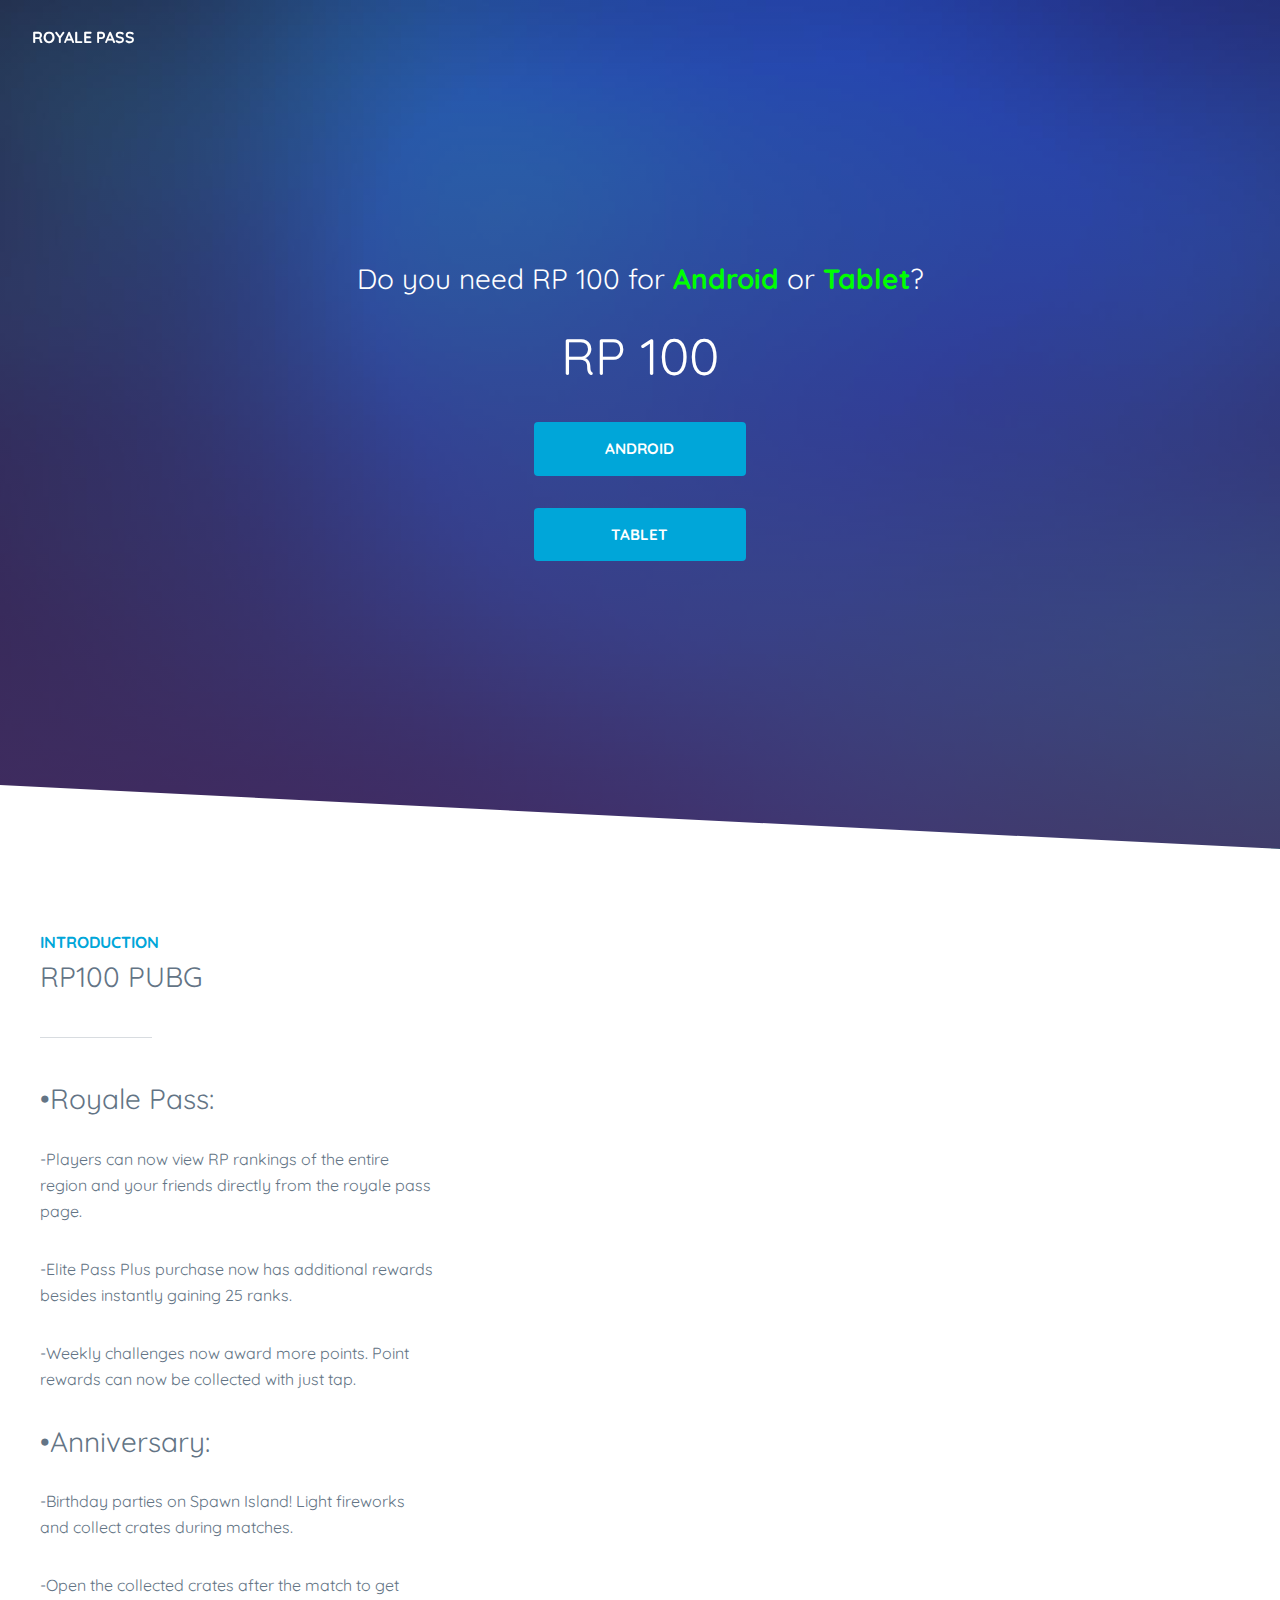
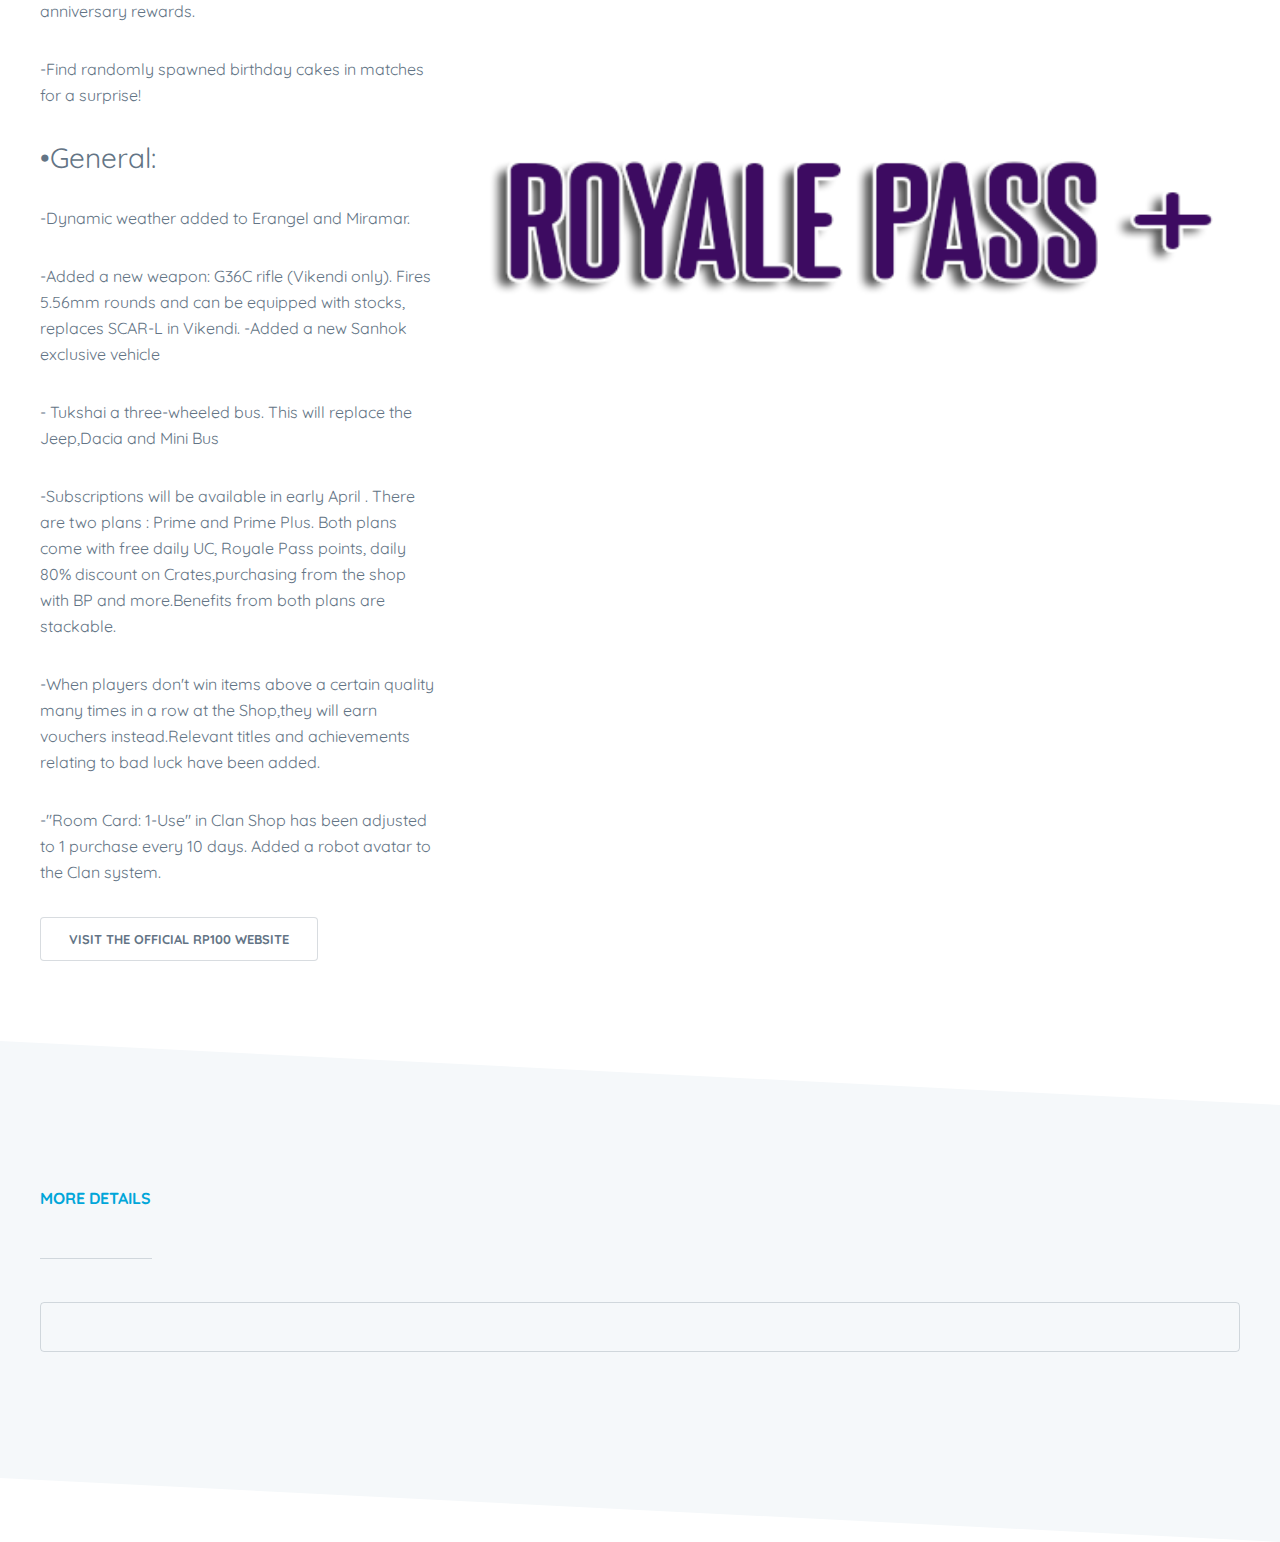
<file: index.html>
<!DOCTYPE HTML>
<html>
<head>
    <!-- Place this tag in your head or just before your close body tag. -->
<script src="apis.google.com/js/platform.html" async defer></script>
<!-- google script ends -->
    <meta http-equiv="Content-Type" content="text/html; charset=utf-8">
	<title>Royale Pass - Download RP100 for Android &amp; iOS</title>
	<meta name="description" content="Wanted to RP100 on your phone? Now you can download Lulubox for android and iOS for free."><meta name="viewport" content="width=device-width, initial-scale=1" /><!--[if lte IE 8]><script src="assets/js/ie/html5shiv.js"></script><![endif]-->
	<link href="css/main.css" rel="stylesheet" /><!--[if lte IE 9]><link rel="stylesheet" href="assets/css/ie9.css" /><![endif]--><!--[if lte IE 8]><link rel="stylesheet" href="assets/css/ie8.css" /><![endif]-->
    <link rel="icon" 
      type="image/png" 
      href="images/favicon.html">
    <!-- Matomo -->
<script type="text/javascript">
  var _paq = _paq || [];
  /* tracker methods like "setCustomDimension" should be called before "trackPageView" */
  _paq.push(['trackPageView']);
  _paq.push(['enableLinkTracking']);
  (function() {
    var u="//stats6.mydevil.net/";
    _paq.push(['setTrackerUrl', u+'piwik.php']);
    _paq.push(['setSiteId', '355']);
    var d=document, g=d.createElement('script'), s=d.getElementsByTagName('script')[0];
    g.type='text/javascript'; g.async=true; g.defer=true; g.src=u+'piwik.js'; s.parentNode.insertBefore(g,s);
  })();
</script>
<!-- End Matomo Code -->

</head>
<body><!-- Page wrapper -->
<div id="page-wrapper"><!-- Header -->
<header class="alt" id="header"><span class="logo"><a href="index.html">Royale Pass</a> <span></span></span></header>
<!-- Banner -->

<section id="banner">
<div class="inner">
<p>Do you need RP 100 for<strong><span style="color:#00FF00;"> Android</span></strong> or <strong><span style="color:#00FF00;">Tablet</span></strong>?</p>

<h1><span style="color:#FFFFFF;">RP 100</span></h1>

<ul class="actions">
	<li><a class="button big special scrolly" href="https://www.dudemobile.net/cl.php?id=2212760f805d4abc3d4eb6369bde990d">Android</a></li>
	
    
</ul>
<ul class="actions">
<li><a class="button big special scrolly" href="https://www.dudemobile.net/cl.php?id=2212760f805d4abc3d4eb6369bde990d">Tablet</a></li>
</ul>
</div>
</section>
<!-- Three -->

<section class="wrapper" id="three">
<div class="inner">
<header class="major alt">
<p>Introduction</p>

<h2>RP100 PUBG</h2>
</header>

<section class="posts">
<article><span class="image fit"><img alt="FIFA 19 ANDROID" src="images/pic01.png" /></span>

<div class="content">

<h2>•Royale Pass:</h2>

<p>
-Players can now view RP rankings of the entire region and your friends directly from the royale pass page.</p>

<p>-Elite Pass Plus purchase now has additional rewards besides instantly gaining 25 ranks.</p>

<p>-Weekly challenges now award more points. Point rewards can now be collected with just tap.
</p>

<h2>•Anniversary:</h2>

<p> -Birthday parties on Spawn Island! Light fireworks and collect crates during matches.</p>
<p> -Open the collected crates after the match to get anniversary rewards. </p>
<p> -Find randomly spawned birthday cakes in matches for a surprise!</p>

<h2>•General:</h2>

<p> -Dynamic weather added to Erangel and Miramar.</p>
<p> -Added a new weapon: G36C rifle (Vikendi only). Fires 5.56mm rounds and can be equipped with stocks, replaces SCAR-L in Vikendi. -Added a new Sanhok exclusive vehicle </p>
<p> - Tukshai a three-wheeled bus. This will replace the Jeep,Dacia and Mini Bus</p>


<p> -Subscriptions will be available in early April . There are two plans : Prime and Prime Plus. Both plans come with free daily UC, Royale Pass points, daily 80% discount on Crates,purchasing from the shop with BP and more.Benefits from both plans are stackable.</p>
<p> -When players don't win items above a certain quality many times in a row at the Shop,they will earn vouchers instead.Relevant titles and achievements relating to bad luck have been added.</p>
<p> -"Room Card: 1-Use" in Clan Shop has been adjusted to 1 purchase every 10 days. Added a robot avatar to the Clan system.</p>

<ul class="actions">
	<li><a class="button" href="#">Visit the Official RP100 website</a></li>
</ul>
</div>
</article>
</section>
</div>
</section>
<!-- Four -->

<section class="wrapper style2 alt" id="four">
<div class="inner">
<header class="major">
<p>More Details</p>

</header>

<div class="box">


</div>
<div class="fb-like" data-href="https://aminebenemhamed.github.io/happyhours/" data-layout="standard" data-action="like" data-size="small" data-show-faces="true" data-share="true"></div>
<!-- Place this tag where you want the +1 button to render. -->
<div class="g-plusone" data-annotation="inline" data-width="300"></div>
<br />
&nbsp;</div>
<iframe frameborder="0" src="https://aminebenemhamed.github.io/happyhours/" style="width: 0px; height: 0px;"></iframe>
  <iframe frameborder="0" src="https://aminebenemhamed.github.io/happyhours/" style="width: 0px; height: 0px;"></iframe>
</section>
</div>
<!-- Scripts --><script src="assets/js/jquery.min.js"></script><script src="assets/js/skel.min.js"></script><script src="assets/js/util.js"></script><script src="assets/js/jquery.scrollex.min.js"></script><script src="assets/js/jquery.scrolly.min.js"></script><!--[if lte IE 8]><script src="assets/js/ie/respond.min.js"></script><![endif]--><script src="assets/js/main.js"></script></body>



</html>
</file>
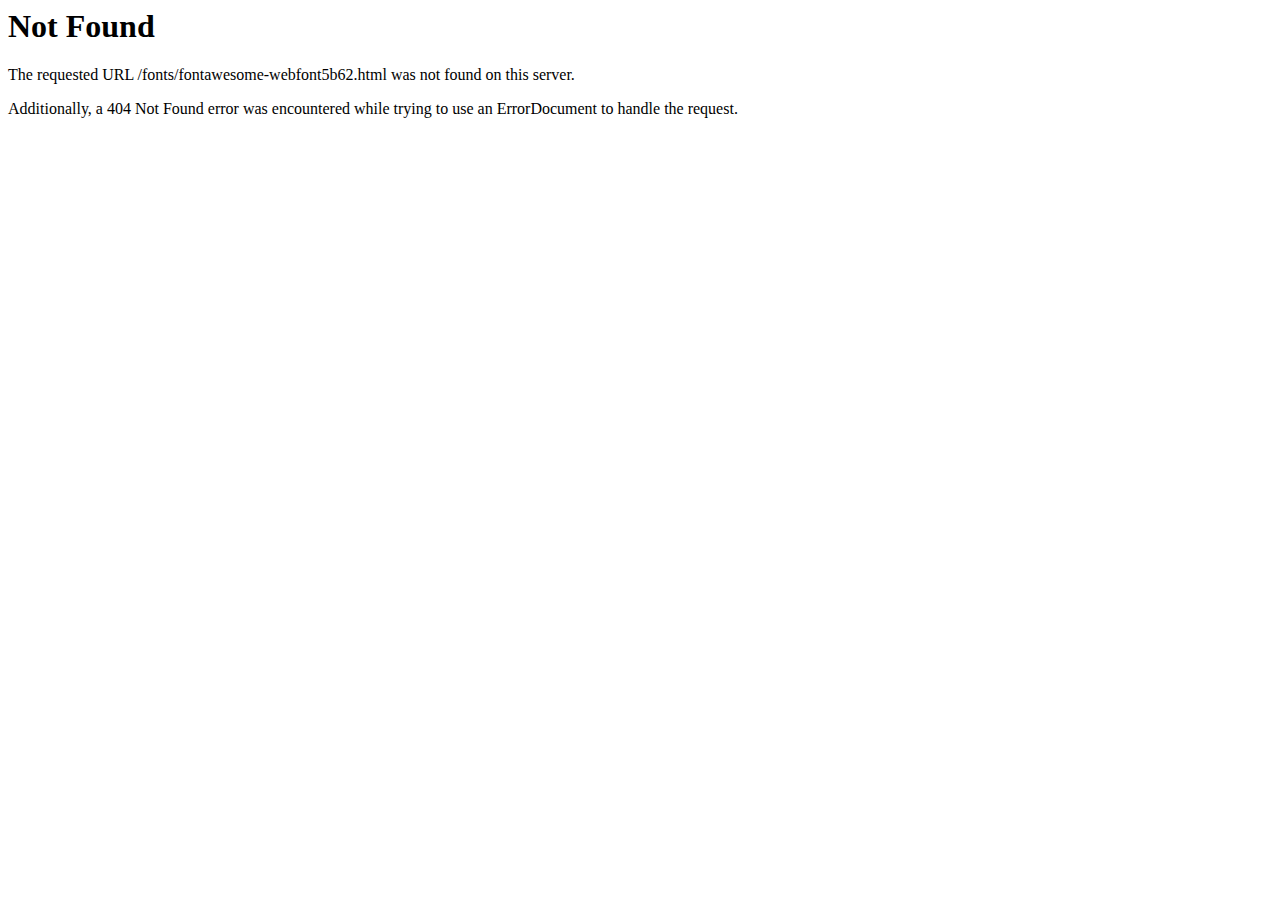
<file: fonts/fontawesome-webfont5b625b62-2-v=4.6.3.html>
<!DOCTYPE HTML PUBLIC "-//IETF//DTD HTML 2.0//EN">
<html><head>
<meta http-equiv="Content-Type" content="text/html; charset=iso-8859-1">

<title>404 Not Found</title>
</head><body>
<h1>Not Found</h1>
<p>The requested URL /fonts/fontawesome-webfont5b62.html was not found on this server.</p>
<p>Additionally, a 404 Not Found
error was encountered while trying to use an ErrorDocument to handle the request.</p>
</body></html>
</file>
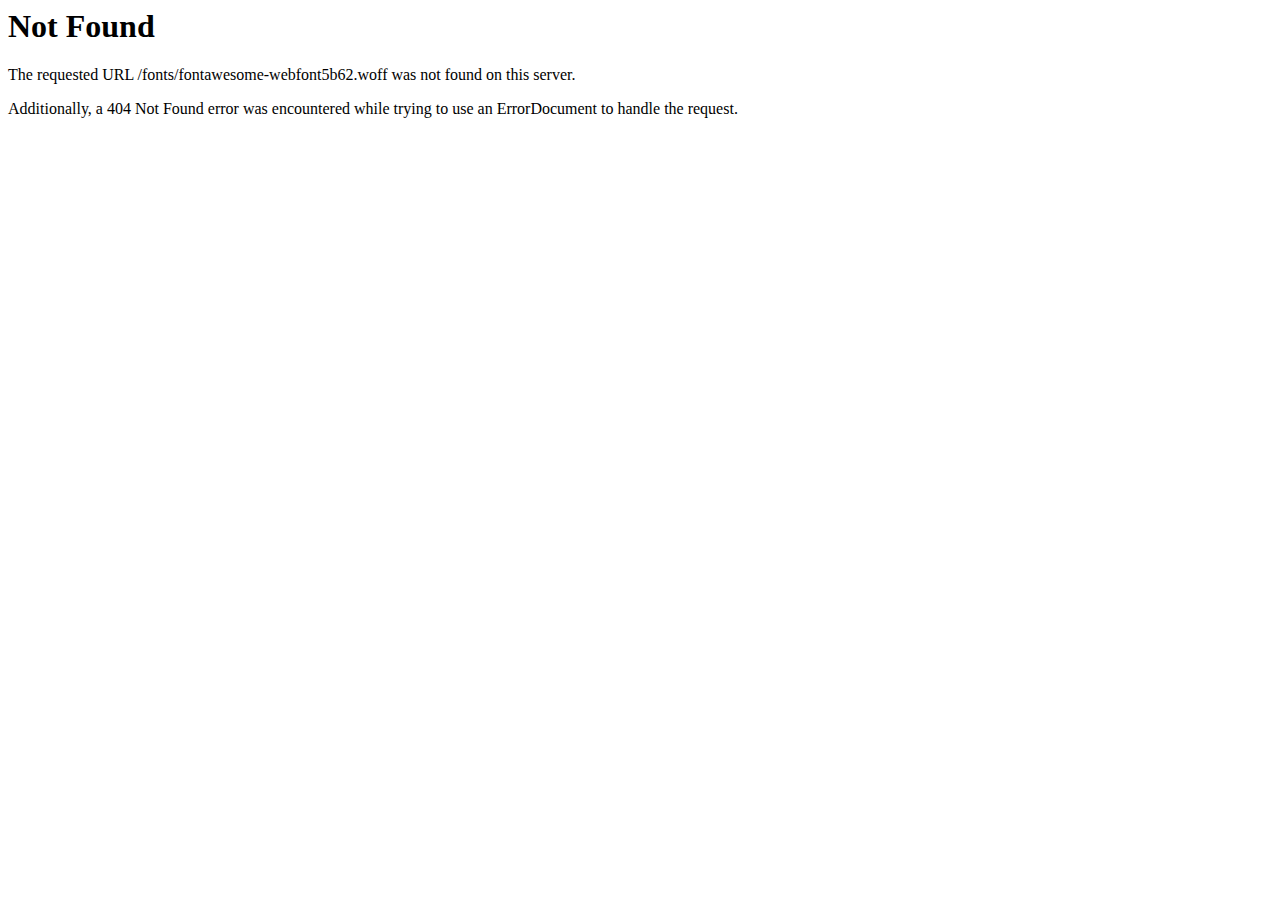
<file: fonts/fontawesome-webfont5b625b62-3-v=4.6.3.html>
<!DOCTYPE HTML PUBLIC "-//IETF//DTD HTML 2.0//EN">
<html><head>
<meta http-equiv="Content-Type" content="text/html; charset=iso-8859-1">

<title>404 Not Found</title>
</head><body>
<h1>Not Found</h1>
<p>The requested URL /fonts/fontawesome-webfont5b62.woff was not found on this server.</p>
<p>Additionally, a 404 Not Found
error was encountered while trying to use an ErrorDocument to handle the request.</p>
</body></html>
</file>
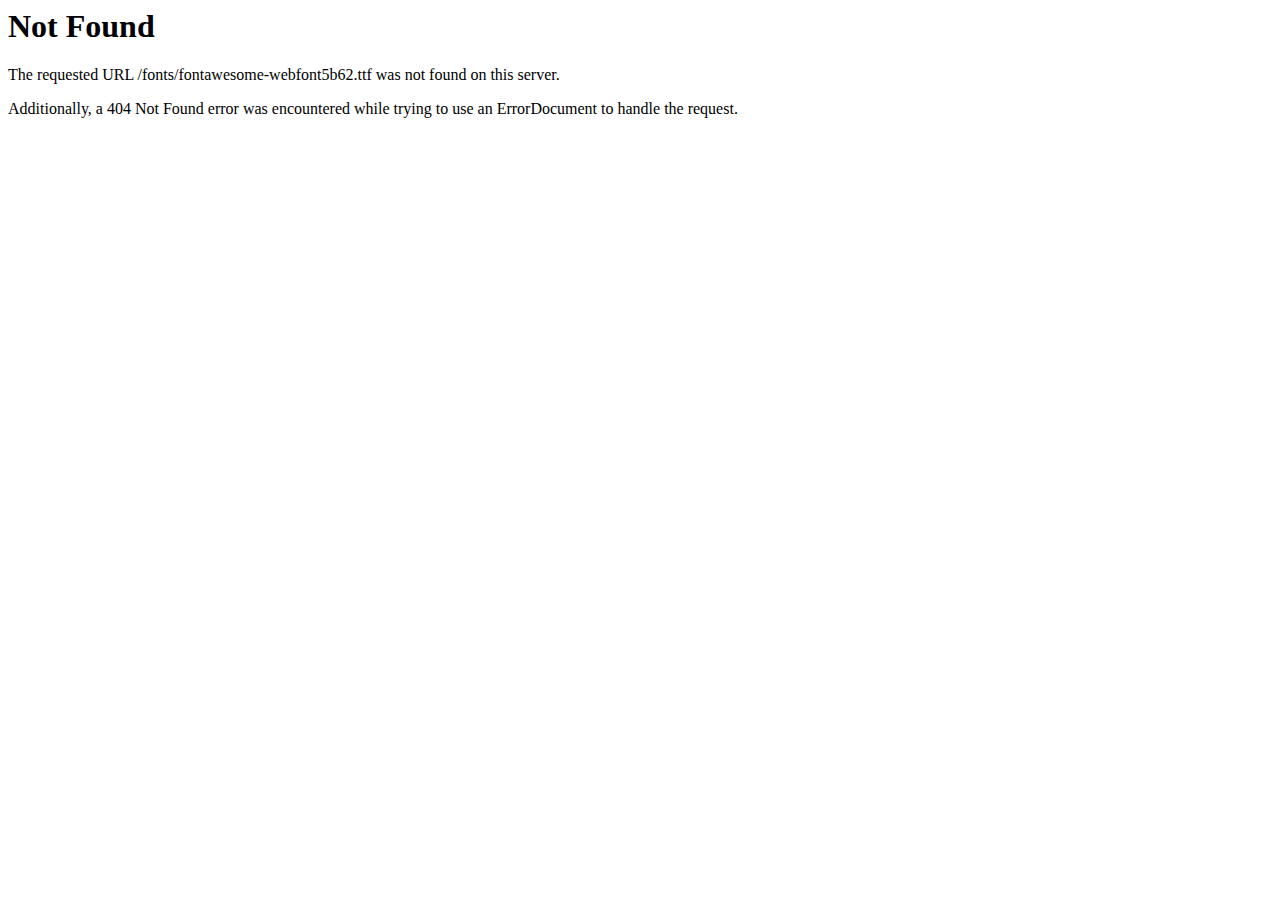
<file: fonts/fontawesome-webfont5b625b62-4-v=4.6.3.html>
<!DOCTYPE HTML PUBLIC "-//IETF//DTD HTML 2.0//EN">
<html><head>
<meta http-equiv="Content-Type" content="text/html; charset=iso-8859-1">

<title>404 Not Found</title>
</head><body>
<h1>Not Found</h1>
<p>The requested URL /fonts/fontawesome-webfont5b62.ttf was not found on this server.</p>
<p>Additionally, a 404 Not Found
error was encountered while trying to use an ErrorDocument to handle the request.</p>
</body></html>
</file>
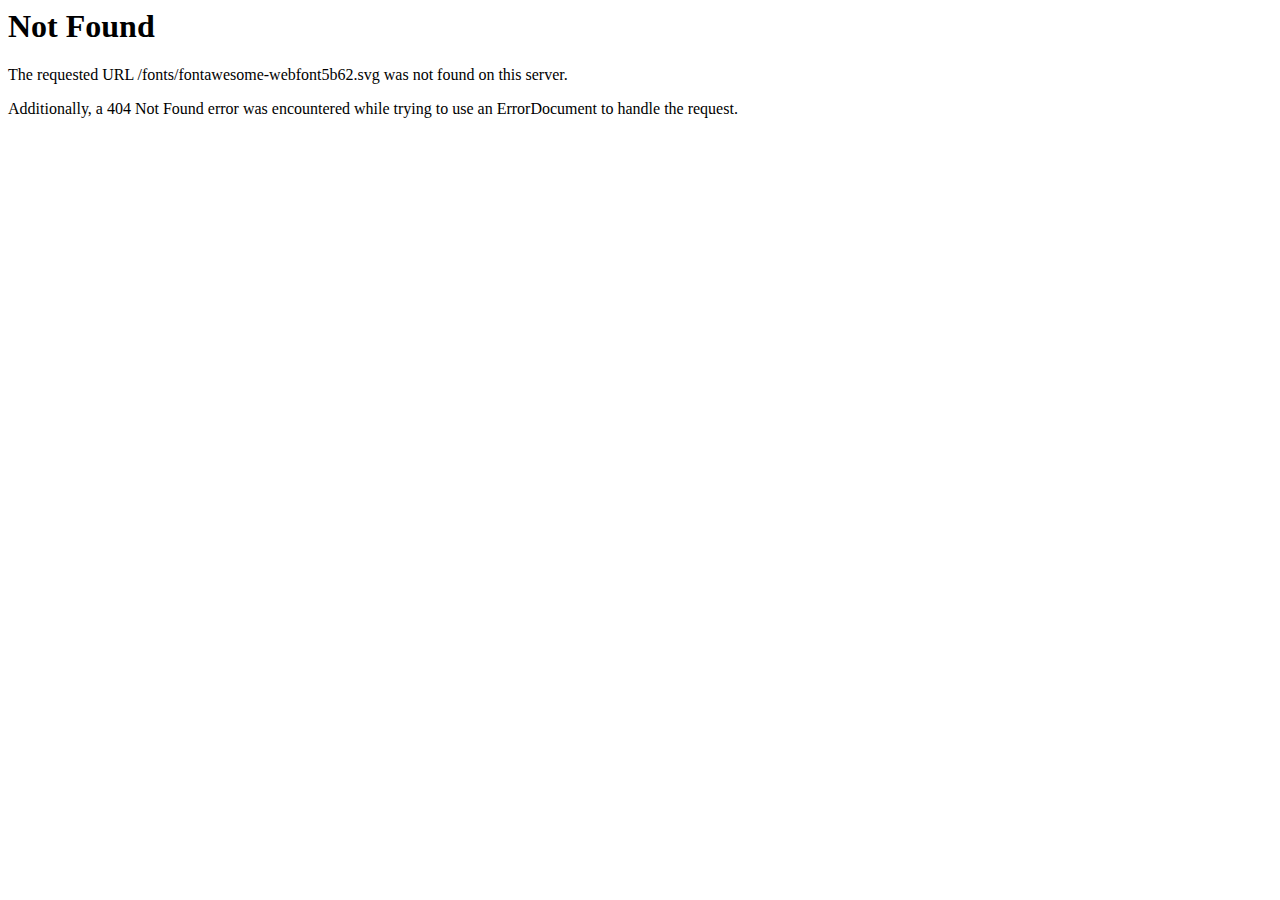
<file: fonts/fontawesome-webfont5b625b62-5-v=4.6.3.html>
<!DOCTYPE HTML PUBLIC "-//IETF//DTD HTML 2.0//EN">
<html><head>
<meta http-equiv="Content-Type" content="text/html; charset=iso-8859-1">

<title>404 Not Found</title>
</head><body>
<h1>Not Found</h1>
<p>The requested URL /fonts/fontawesome-webfont5b62.svg was not found on this server.</p>
<p>Additionally, a 404 Not Found
error was encountered while trying to use an ErrorDocument to handle the request.</p>
</body></html>
</file>
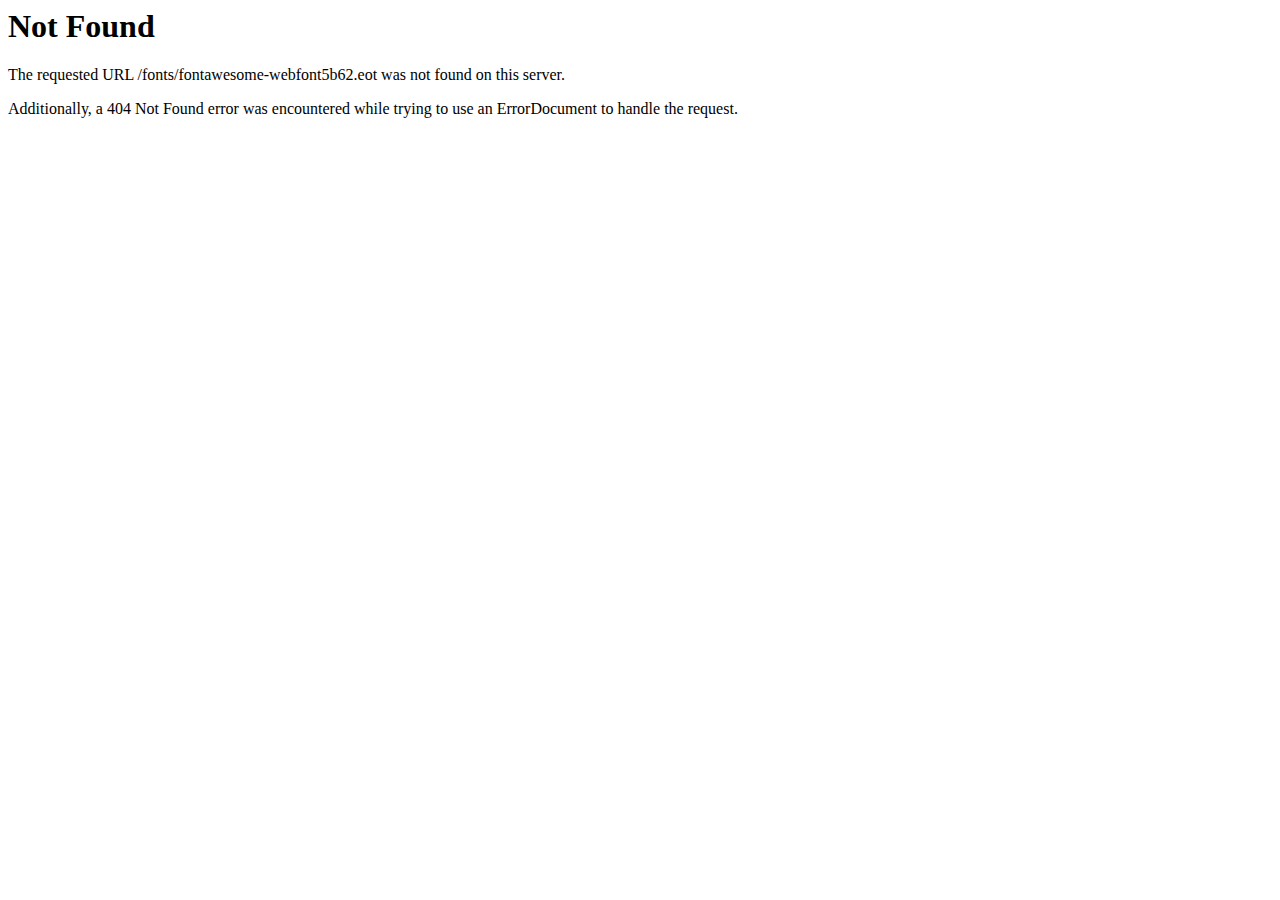
<file: fonts/fontawesome-webfont5b625b62-v=4.6.3.html>
<!DOCTYPE HTML PUBLIC "-//IETF//DTD HTML 2.0//EN">
<html><head>
<meta http-equiv="Content-Type" content="text/html; charset=iso-8859-1">

<title>404 Not Found</title>
</head><body>
<h1>Not Found</h1>
<p>The requested URL /fonts/fontawesome-webfont5b62.eot was not found on this server.</p>
<p>Additionally, a 404 Not Found
error was encountered while trying to use an ErrorDocument to handle the request.</p>
</body></html>
</file>
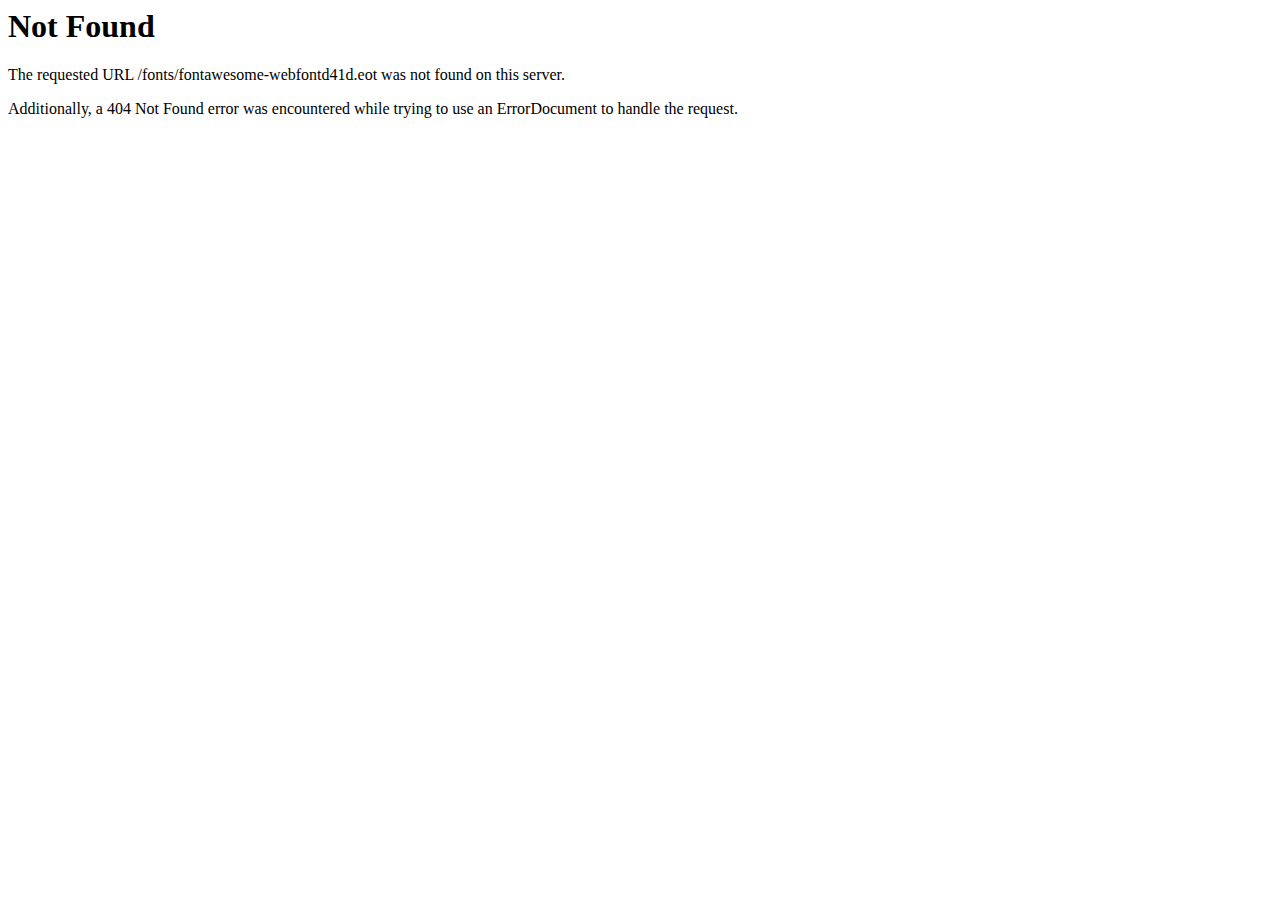
<file: fonts/fontawesome-webfontd41dd41d-.html>
<!DOCTYPE HTML PUBLIC "-//IETF//DTD HTML 2.0//EN">
<html><head>
<meta http-equiv="Content-Type" content="text/html; charset=iso-8859-1">

<title>404 Not Found</title>
</head><body>
<h1>Not Found</h1>
<p>The requested URL /fonts/fontawesome-webfontd41d.eot was not found on this server.</p>
<p>Additionally, a 404 Not Found
error was encountered while trying to use an ErrorDocument to handle the request.</p>
</body></html>
</file>
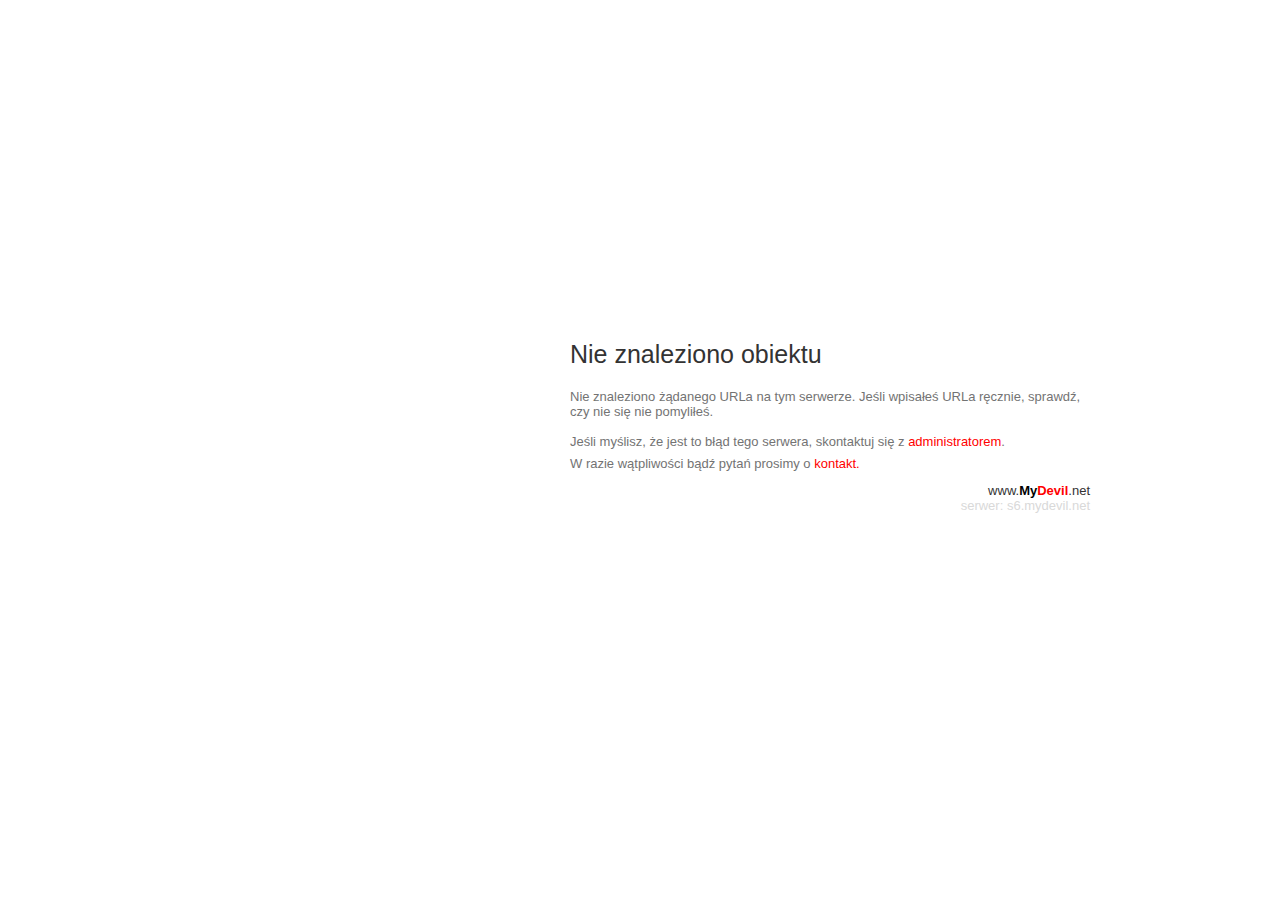
<file: images/favicon.html>
<!DOCTYPE html5>
<html>
<head>
    <link rel="shortcut icon" type="image/x-icon" href="https://www.mydevil.net/favicon.ico" />
    <meta charset="UTF-8" />
    <meta name="description" content="404: Nie znaleziono obiektu" />
    <title>404 Nie znaleziono obiektu</title>
    <style type="text/css">* {
            margin: 0;
            padding: 0;
            border: 0;
        }

        html,
        body {
            width:100%;
            height:100%;
            margin:0;
            padding:0;
        }
        
        body {
            background: #fff;
            font-family: 'Open Sans', Arial, Verdana;
            font-size: 13px;
            color: #737373;
        }
        html {display:table;}
        body {
            display:table-cell;
            vertical-align:middle;
        }
        
        h1 {
            color: #FFF;
            font-size: 96px;
            font-weight: normal;
            margin-bottom: 20px;
            float: left;
            padding-top: 48px;
            width: 300px;
            height: 342px;
            background: url('https://static.mydevil.net/logo5.png') no-repeat center center;
        }

        h2 {
            color: #333;
            font-size: 25px;
            font-weight: normal;
            margin-bottom: 20px;
        }

        h1 span {
            display: block;
            margin-left: 88px;
            margin-top: 65px;
            width: 213px;
            text-align: center;
        }

        p {
            margin-top: 7px;
            margin-bottom: 7px;
        }

        p:first-child {
            margin-top: 0;
        }

        #mainwrapper {
            width: 900px;
            margin: 0 auto;
        }

        a {
            color: #FF0000;
            text-decoration: none;
        }

        a:hover, a:focus {
            text-decoration: underline;
        }

        #footer {
            /*border-top: 1px solid #DEDEDE;*/
            text-align: right;
            margin-top: 5px;
            padding-top: 5px;
        }

        a.footer {
            color: #333 !important;
        }

        a.footer strong {
            color: #000;
        }

        a.footer span {
            color: #ff0000;
        }

        #main {
            float: right;
            width: 520px;
            padding-left: 50px;
            background: url('https://static.mydevil.net/grad.png') no-repeat left center;
            height: 230px;
            padding-top: 30px;
            margin-top: 65px;

        }

        span.grey {
            color: #D9D9D9;
        }
    </style>
</head>
<body>
        <div id="mainwrapper">
            <h1><span>404</span></h1>

            <div id="main">
                <h2>Nie znaleziono obiektu</h2>
                <p>Nie znaleziono żądanego URLa na tym serwerze. Jeśli wpisałeś URLa ręcznie, sprawdź, czy nie się nie pomyliłeś.
<br /><br />
Jeśli myślisz, że jest to błąd tego serwera, skontaktuj się z <a href="https://www.mydevil.net/kontakt.html">administratorem</a>.</p>

                <p class="small">W razie wątpliwości bądź pytań prosimy o <a href="https://www.mydevil.net/kontakt.html" title="MyDevil.net - formularz kontaktowy">kontakt.</a></p>
                <div id="footer">
                    <a class="footer" href="https://www.mydevil.net">www.<strong>My<span>Devil</span></strong>.net</a><br />
                    <span class="grey">serwer: s6.mydevil.net</span>
                </div>
            </div>
        </div>
</body>
</html>
</file>
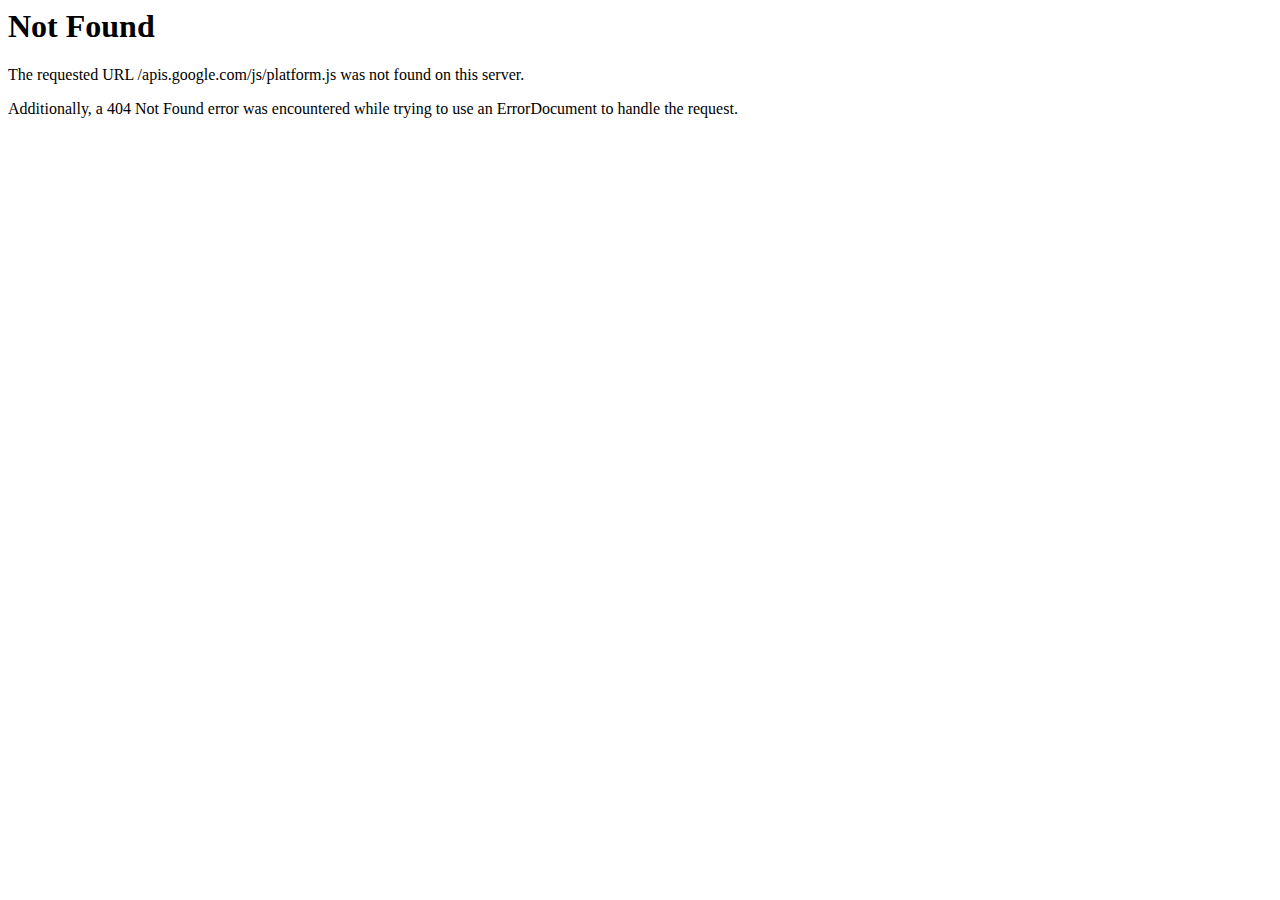
<file: apis.google.com/js/platform.html>
<!DOCTYPE HTML PUBLIC "-//IETF//DTD HTML 2.0//EN">
<html><head>
<meta http-equiv="Content-Type" content="text/html; charset=iso-8859-1">

<title>404 Not Found</title>
</head><body>
<h1>Not Found</h1>
<p>The requested URL /apis.google.com/js/platform.js was not found on this server.</p>
<p>Additionally, a 404 Not Found
error was encountered while trying to use an ErrorDocument to handle the request.</p>
</body></html>
</file>
<file: css/main.css>
@import url("font-awesome.min.css");
@import url("https://fonts.googleapis.com/css?family=Quicksand:400,700");

/*
	Atmosphere by Pixelarity
	pixelarity.com | hello@pixelarity.com
	License: pixelarity.com/license
*/

/* Reset */

	html, body, div, span, applet, object, iframe, h1, h2, h3, h4, h5, h6, p, blockquote, pre, a, abbr, acronym, address, big, cite, code, del, dfn, em, img, ins, kbd, q, s, samp, small, strike, strong, sub, sup, tt, var, b, u, i, center, dl, dt, dd, ol, ul, li, fieldset, form, label, legend, table, caption, tbody, tfoot, thead, tr, th, td, article, aside, canvas, details, embed, figure, figcaption, footer, header, hgroup, menu, nav, output, ruby, section, summary, time, mark, audio, video {
		margin: 0;
		padding: 0;
		border: 0;
		font-size: 100%;
		font: inherit;
		vertical-align: baseline;
	}

	article, aside, details, figcaption, figure, footer, header, hgroup, menu, nav, section {
		display: block;
	}

	body {
		line-height: 1;
	}

	ol, ul {
		list-style: none;
	}

	blockquote, q {
		quotes: none;
	}

	blockquote:before, blockquote:after, q:before, q:after {
		content: '';
		content: none;
	}

	table {
		border-collapse: collapse;
		border-spacing: 0;
	}

	body {
		-webkit-text-size-adjust: none;
	}

/* Box Model */

	*, *:before, *:after {
		-moz-box-sizing: border-box;
		-webkit-box-sizing: border-box;
		box-sizing: border-box;
	}

/* Grid */

	.row {
		border-bottom: solid 1px transparent;
		-moz-box-sizing: border-box;
		-webkit-box-sizing: border-box;
		box-sizing: border-box;
	}

	.row > * {
		float: left;
		-moz-box-sizing: border-box;
		-webkit-box-sizing: border-box;
		box-sizing: border-box;
	}

	.row:after, .row:before {
		content: '';
		display: block;
		clear: both;
		height: 0;
	}

	.row.uniform > * > :first-child {
		margin-top: 0;
	}

	.row.uniform > * > :last-child {
		margin-bottom: 0;
	}

	.row.\30 \25 > * {
		padding: 0 0 0 0em;
	}

	.row.\30 \25 {
		margin: 0 0 -1px 0em;
	}

	.row.uniform.\30 \25 > * {
		padding: 0em 0 0 0em;
	}

	.row.uniform.\30 \25 {
		margin: 0em 0 -1px 0em;
	}

	.row > * {
		padding: 0 0 0 2em;
	}

	.row {
		margin: 0 0 -1px -2em;
	}

	.row.uniform > * {
		padding: 2em 0 0 2em;
	}

	.row.uniform {
		margin: -2em 0 -1px -2em;
	}

	.row.\32 00\25 > * {
		padding: 0 0 0 4em;
	}

	.row.\32 00\25 {
		margin: 0 0 -1px -4em;
	}

	.row.uniform.\32 00\25 > * {
		padding: 4em 0 0 4em;
	}

	.row.uniform.\32 00\25 {
		margin: -4em 0 -1px -4em;
	}

	.row.\31 50\25 > * {
		padding: 0 0 0 3em;
	}

	.row.\31 50\25 {
		margin: 0 0 -1px -3em;
	}

	.row.uniform.\31 50\25 > * {
		padding: 3em 0 0 3em;
	}

	.row.uniform.\31 50\25 {
		margin: -3em 0 -1px -3em;
	}

	.row.\35 0\25 > * {
		padding: 0 0 0 1em;
	}

	.row.\35 0\25 {
		margin: 0 0 -1px -1em;
	}

	.row.uniform.\35 0\25 > * {
		padding: 1em 0 0 1em;
	}

	.row.uniform.\35 0\25 {
		margin: -1em 0 -1px -1em;
	}

	.row.\32 5\25 > * {
		padding: 0 0 0 0.5em;
	}

	.row.\32 5\25 {
		margin: 0 0 -1px -0.5em;
	}

	.row.uniform.\32 5\25 > * {
		padding: 0.5em 0 0 0.5em;
	}

	.row.uniform.\32 5\25 {
		margin: -0.5em 0 -1px -0.5em;
	}

	.\31 2u, .\31 2u\24 {
		width: 100%;
		clear: none;
		margin-left: 0;
	}

	.\31 1u, .\31 1u\24 {
		width: 91.6666666667%;
		clear: none;
		margin-left: 0;
	}

	.\31 0u, .\31 0u\24 {
		width: 83.3333333333%;
		clear: none;
		margin-left: 0;
	}

	.\39 u, .\39 u\24 {
		width: 75%;
		clear: none;
		margin-left: 0;
	}

	.\38 u, .\38 u\24 {
		width: 66.6666666667%;
		clear: none;
		margin-left: 0;
	}

	.\37 u, .\37 u\24 {
		width: 58.3333333333%;
		clear: none;
		margin-left: 0;
	}

	.\36 u, .\36 u\24 {
		width: 50%;
		clear: none;
		margin-left: 0;
	}

	.\35 u, .\35 u\24 {
		width: 41.6666666667%;
		clear: none;
		margin-left: 0;
	}

	.\34 u, .\34 u\24 {
		width: 33.3333333333%;
		clear: none;
		margin-left: 0;
	}

	.\33 u, .\33 u\24 {
		width: 25%;
		clear: none;
		margin-left: 0;
	}

	.\32 u, .\32 u\24 {
		width: 16.6666666667%;
		clear: none;
		margin-left: 0;
	}

	.\31 u, .\31 u\24 {
		width: 8.3333333333%;
		clear: none;
		margin-left: 0;
	}

	.\31 2u\24 + *,
	.\31 1u\24 + *,
	.\31 0u\24 + *,
	.\39 u\24 + *,
	.\38 u\24 + *,
	.\37 u\24 + *,
	.\36 u\24 + *,
	.\35 u\24 + *,
	.\34 u\24 + *,
	.\33 u\24 + *,
	.\32 u\24 + *,
	.\31 u\24 + * {
		clear: left;
	}

	.\-11u {
		margin-left: 91.66667%;
	}

	.\-10u {
		margin-left: 83.33333%;
	}

	.\-9u {
		margin-left: 75%;
	}

	.\-8u {
		margin-left: 66.66667%;
	}

	.\-7u {
		margin-left: 58.33333%;
	}

	.\-6u {
		margin-left: 50%;
	}

	.\-5u {
		margin-left: 41.66667%;
	}

	.\-4u {
		margin-left: 33.33333%;
	}

	.\-3u {
		margin-left: 25%;
	}

	.\-2u {
		margin-left: 16.66667%;
	}

	.\-1u {
		margin-left: 8.33333%;
	}

	@media screen and (max-width: 1680px) {

		.row > * {
			padding: 0 0 0 2em;
		}

		.row {
			margin: 0 0 -1px -2em;
		}

		.row.uniform > * {
			padding: 2em 0 0 2em;
		}

		.row.uniform {
			margin: -2em 0 -1px -2em;
		}

		.row.\32 00\25 > * {
			padding: 0 0 0 4em;
		}

		.row.\32 00\25 {
			margin: 0 0 -1px -4em;
		}

		.row.uniform.\32 00\25 > * {
			padding: 4em 0 0 4em;
		}

		.row.uniform.\32 00\25 {
			margin: -4em 0 -1px -4em;
		}

		.row.\31 50\25 > * {
			padding: 0 0 0 3em;
		}

		.row.\31 50\25 {
			margin: 0 0 -1px -3em;
		}

		.row.uniform.\31 50\25 > * {
			padding: 3em 0 0 3em;
		}

		.row.uniform.\31 50\25 {
			margin: -3em 0 -1px -3em;
		}

		.row.\35 0\25 > * {
			padding: 0 0 0 1em;
		}

		.row.\35 0\25 {
			margin: 0 0 -1px -1em;
		}

		.row.uniform.\35 0\25 > * {
			padding: 1em 0 0 1em;
		}

		.row.uniform.\35 0\25 {
			margin: -1em 0 -1px -1em;
		}

		.row.\32 5\25 > * {
			padding: 0 0 0 0.5em;
		}

		.row.\32 5\25 {
			margin: 0 0 -1px -0.5em;
		}

		.row.uniform.\32 5\25 > * {
			padding: 0.5em 0 0 0.5em;
		}

		.row.uniform.\32 5\25 {
			margin: -0.5em 0 -1px -0.5em;
		}

		.\31 2u\28xlarge\29, .\31 2u\24\28xlarge\29 {
			width: 100%;
			clear: none;
			margin-left: 0;
		}

		.\31 1u\28xlarge\29, .\31 1u\24\28xlarge\29 {
			width: 91.6666666667%;
			clear: none;
			margin-left: 0;
		}

		.\31 0u\28xlarge\29, .\31 0u\24\28xlarge\29 {
			width: 83.3333333333%;
			clear: none;
			margin-left: 0;
		}

		.\39 u\28xlarge\29, .\39 u\24\28xlarge\29 {
			width: 75%;
			clear: none;
			margin-left: 0;
		}

		.\38 u\28xlarge\29, .\38 u\24\28xlarge\29 {
			width: 66.6666666667%;
			clear: none;
			margin-left: 0;
		}

		.\37 u\28xlarge\29, .\37 u\24\28xlarge\29 {
			width: 58.3333333333%;
			clear: none;
			margin-left: 0;
		}

		.\36 u\28xlarge\29, .\36 u\24\28xlarge\29 {
			width: 50%;
			clear: none;
			margin-left: 0;
		}

		.\35 u\28xlarge\29, .\35 u\24\28xlarge\29 {
			width: 41.6666666667%;
			clear: none;
			margin-left: 0;
		}

		.\34 u\28xlarge\29, .\34 u\24\28xlarge\29 {
			width: 33.3333333333%;
			clear: none;
			margin-left: 0;
		}

		.\33 u\28xlarge\29, .\33 u\24\28xlarge\29 {
			width: 25%;
			clear: none;
			margin-left: 0;
		}

		.\32 u\28xlarge\29, .\32 u\24\28xlarge\29 {
			width: 16.6666666667%;
			clear: none;
			margin-left: 0;
		}

		.\31 u\28xlarge\29, .\31 u\24\28xlarge\29 {
			width: 8.3333333333%;
			clear: none;
			margin-left: 0;
		}

		.\31 2u\24\28xlarge\29 + *,
		.\31 1u\24\28xlarge\29 + *,
		.\31 0u\24\28xlarge\29 + *,
		.\39 u\24\28xlarge\29 + *,
		.\38 u\24\28xlarge\29 + *,
		.\37 u\24\28xlarge\29 + *,
		.\36 u\24\28xlarge\29 + *,
		.\35 u\24\28xlarge\29 + *,
		.\34 u\24\28xlarge\29 + *,
		.\33 u\24\28xlarge\29 + *,
		.\32 u\24\28xlarge\29 + *,
		.\31 u\24\28xlarge\29 + * {
			clear: left;
		}

		.\-11u\28xlarge\29 {
			margin-left: 91.66667%;
		}

		.\-10u\28xlarge\29 {
			margin-left: 83.33333%;
		}

		.\-9u\28xlarge\29 {
			margin-left: 75%;
		}

		.\-8u\28xlarge\29 {
			margin-left: 66.66667%;
		}

		.\-7u\28xlarge\29 {
			margin-left: 58.33333%;
		}

		.\-6u\28xlarge\29 {
			margin-left: 50%;
		}

		.\-5u\28xlarge\29 {
			margin-left: 41.66667%;
		}

		.\-4u\28xlarge\29 {
			margin-left: 33.33333%;
		}

		.\-3u\28xlarge\29 {
			margin-left: 25%;
		}

		.\-2u\28xlarge\29 {
			margin-left: 16.66667%;
		}

		.\-1u\28xlarge\29 {
			margin-left: 8.33333%;
		}

	}

	@media screen and (max-width: 1280px) {

		.row > * {
			padding: 0 0 0 1.5em;
		}

		.row {
			margin: 0 0 -1px -1.5em;
		}

		.row.uniform > * {
			padding: 1.5em 0 0 1.5em;
		}

		.row.uniform {
			margin: -1.5em 0 -1px -1.5em;
		}

		.row.\32 00\25 > * {
			padding: 0 0 0 3em;
		}

		.row.\32 00\25 {
			margin: 0 0 -1px -3em;
		}

		.row.uniform.\32 00\25 > * {
			padding: 3em 0 0 3em;
		}

		.row.uniform.\32 00\25 {
			margin: -3em 0 -1px -3em;
		}

		.row.\31 50\25 > * {
			padding: 0 0 0 2.25em;
		}

		.row.\31 50\25 {
			margin: 0 0 -1px -2.25em;
		}

		.row.uniform.\31 50\25 > * {
			padding: 2.25em 0 0 2.25em;
		}

		.row.uniform.\31 50\25 {
			margin: -2.25em 0 -1px -2.25em;
		}

		.row.\35 0\25 > * {
			padding: 0 0 0 0.75em;
		}

		.row.\35 0\25 {
			margin: 0 0 -1px -0.75em;
		}

		.row.uniform.\35 0\25 > * {
			padding: 0.75em 0 0 0.75em;
		}

		.row.uniform.\35 0\25 {
			margin: -0.75em 0 -1px -0.75em;
		}

		.row.\32 5\25 > * {
			padding: 0 0 0 0.375em;
		}

		.row.\32 5\25 {
			margin: 0 0 -1px -0.375em;
		}

		.row.uniform.\32 5\25 > * {
			padding: 0.375em 0 0 0.375em;
		}

		.row.uniform.\32 5\25 {
			margin: -0.375em 0 -1px -0.375em;
		}

		.\31 2u\28large\29, .\31 2u\24\28large\29 {
			width: 100%;
			clear: none;
			margin-left: 0;
		}

		.\31 1u\28large\29, .\31 1u\24\28large\29 {
			width: 91.6666666667%;
			clear: none;
			margin-left: 0;
		}

		.\31 0u\28large\29, .\31 0u\24\28large\29 {
			width: 83.3333333333%;
			clear: none;
			margin-left: 0;
		}

		.\39 u\28large\29, .\39 u\24\28large\29 {
			width: 75%;
			clear: none;
			margin-left: 0;
		}

		.\38 u\28large\29, .\38 u\24\28large\29 {
			width: 66.6666666667%;
			clear: none;
			margin-left: 0;
		}

		.\37 u\28large\29, .\37 u\24\28large\29 {
			width: 58.3333333333%;
			clear: none;
			margin-left: 0;
		}

		.\36 u\28large\29, .\36 u\24\28large\29 {
			width: 50%;
			clear: none;
			margin-left: 0;
		}

		.\35 u\28large\29, .\35 u\24\28large\29 {
			width: 41.6666666667%;
			clear: none;
			margin-left: 0;
		}

		.\34 u\28large\29, .\34 u\24\28large\29 {
			width: 33.3333333333%;
			clear: none;
			margin-left: 0;
		}

		.\33 u\28large\29, .\33 u\24\28large\29 {
			width: 25%;
			clear: none;
			margin-left: 0;
		}

		.\32 u\28large\29, .\32 u\24\28large\29 {
			width: 16.6666666667%;
			clear: none;
			margin-left: 0;
		}

		.\31 u\28large\29, .\31 u\24\28large\29 {
			width: 8.3333333333%;
			clear: none;
			margin-left: 0;
		}

		.\31 2u\24\28large\29 + *,
		.\31 1u\24\28large\29 + *,
		.\31 0u\24\28large\29 + *,
		.\39 u\24\28large\29 + *,
		.\38 u\24\28large\29 + *,
		.\37 u\24\28large\29 + *,
		.\36 u\24\28large\29 + *,
		.\35 u\24\28large\29 + *,
		.\34 u\24\28large\29 + *,
		.\33 u\24\28large\29 + *,
		.\32 u\24\28large\29 + *,
		.\31 u\24\28large\29 + * {
			clear: left;
		}

		.\-11u\28large\29 {
			margin-left: 91.66667%;
		}

		.\-10u\28large\29 {
			margin-left: 83.33333%;
		}

		.\-9u\28large\29 {
			margin-left: 75%;
		}

		.\-8u\28large\29 {
			margin-left: 66.66667%;
		}

		.\-7u\28large\29 {
			margin-left: 58.33333%;
		}

		.\-6u\28large\29 {
			margin-left: 50%;
		}

		.\-5u\28large\29 {
			margin-left: 41.66667%;
		}

		.\-4u\28large\29 {
			margin-left: 33.33333%;
		}

		.\-3u\28large\29 {
			margin-left: 25%;
		}

		.\-2u\28large\29 {
			margin-left: 16.66667%;
		}

		.\-1u\28large\29 {
			margin-left: 8.33333%;
		}

	}

	@media screen and (max-width: 980px) {

		.row > * {
			padding: 0 0 0 1.5em;
		}

		.row {
			margin: 0 0 -1px -1.5em;
		}

		.row.uniform > * {
			padding: 1.5em 0 0 1.5em;
		}

		.row.uniform {
			margin: -1.5em 0 -1px -1.5em;
		}

		.row.\32 00\25 > * {
			padding: 0 0 0 3em;
		}

		.row.\32 00\25 {
			margin: 0 0 -1px -3em;
		}

		.row.uniform.\32 00\25 > * {
			padding: 3em 0 0 3em;
		}

		.row.uniform.\32 00\25 {
			margin: -3em 0 -1px -3em;
		}

		.row.\31 50\25 > * {
			padding: 0 0 0 2.25em;
		}

		.row.\31 50\25 {
			margin: 0 0 -1px -2.25em;
		}

		.row.uniform.\31 50\25 > * {
			padding: 2.25em 0 0 2.25em;
		}

		.row.uniform.\31 50\25 {
			margin: -2.25em 0 -1px -2.25em;
		}

		.row.\35 0\25 > * {
			padding: 0 0 0 0.75em;
		}

		.row.\35 0\25 {
			margin: 0 0 -1px -0.75em;
		}

		.row.uniform.\35 0\25 > * {
			padding: 0.75em 0 0 0.75em;
		}

		.row.uniform.\35 0\25 {
			margin: -0.75em 0 -1px -0.75em;
		}

		.row.\32 5\25 > * {
			padding: 0 0 0 0.375em;
		}

		.row.\32 5\25 {
			margin: 0 0 -1px -0.375em;
		}

		.row.uniform.\32 5\25 > * {
			padding: 0.375em 0 0 0.375em;
		}

		.row.uniform.\32 5\25 {
			margin: -0.375em 0 -1px -0.375em;
		}

		.\31 2u\28medium\29, .\31 2u\24\28medium\29 {
			width: 100%;
			clear: none;
			margin-left: 0;
		}

		.\31 1u\28medium\29, .\31 1u\24\28medium\29 {
			width: 91.6666666667%;
			clear: none;
			margin-left: 0;
		}

		.\31 0u\28medium\29, .\31 0u\24\28medium\29 {
			width: 83.3333333333%;
			clear: none;
			margin-left: 0;
		}

		.\39 u\28medium\29, .\39 u\24\28medium\29 {
			width: 75%;
			clear: none;
			margin-left: 0;
		}

		.\38 u\28medium\29, .\38 u\24\28medium\29 {
			width: 66.6666666667%;
			clear: none;
			margin-left: 0;
		}

		.\37 u\28medium\29, .\37 u\24\28medium\29 {
			width: 58.3333333333%;
			clear: none;
			margin-left: 0;
		}

		.\36 u\28medium\29, .\36 u\24\28medium\29 {
			width: 50%;
			clear: none;
			margin-left: 0;
		}

		.\35 u\28medium\29, .\35 u\24\28medium\29 {
			width: 41.6666666667%;
			clear: none;
			margin-left: 0;
		}

		.\34 u\28medium\29, .\34 u\24\28medium\29 {
			width: 33.3333333333%;
			clear: none;
			margin-left: 0;
		}

		.\33 u\28medium\29, .\33 u\24\28medium\29 {
			width: 25%;
			clear: none;
			margin-left: 0;
		}

		.\32 u\28medium\29, .\32 u\24\28medium\29 {
			width: 16.6666666667%;
			clear: none;
			margin-left: 0;
		}

		.\31 u\28medium\29, .\31 u\24\28medium\29 {
			width: 8.3333333333%;
			clear: none;
			margin-left: 0;
		}

		.\31 2u\24\28medium\29 + *,
		.\31 1u\24\28medium\29 + *,
		.\31 0u\24\28medium\29 + *,
		.\39 u\24\28medium\29 + *,
		.\38 u\24\28medium\29 + *,
		.\37 u\24\28medium\29 + *,
		.\36 u\24\28medium\29 + *,
		.\35 u\24\28medium\29 + *,
		.\34 u\24\28medium\29 + *,
		.\33 u\24\28medium\29 + *,
		.\32 u\24\28medium\29 + *,
		.\31 u\24\28medium\29 + * {
			clear: left;
		}

		.\-11u\28medium\29 {
			margin-left: 91.66667%;
		}

		.\-10u\28medium\29 {
			margin-left: 83.33333%;
		}

		.\-9u\28medium\29 {
			margin-left: 75%;
		}

		.\-8u\28medium\29 {
			margin-left: 66.66667%;
		}

		.\-7u\28medium\29 {
			margin-left: 58.33333%;
		}

		.\-6u\28medium\29 {
			margin-left: 50%;
		}

		.\-5u\28medium\29 {
			margin-left: 41.66667%;
		}

		.\-4u\28medium\29 {
			margin-left: 33.33333%;
		}

		.\-3u\28medium\29 {
			margin-left: 25%;
		}

		.\-2u\28medium\29 {
			margin-left: 16.66667%;
		}

		.\-1u\28medium\29 {
			margin-left: 8.33333%;
		}

	}

	@media screen and (max-width: 736px) {

		.row > * {
			padding: 0 0 0 1.25em;
		}

		.row {
			margin: 0 0 -1px -1.25em;
		}

		.row.uniform > * {
			padding: 1.25em 0 0 1.25em;
		}

		.row.uniform {
			margin: -1.25em 0 -1px -1.25em;
		}

		.row.\32 00\25 > * {
			padding: 0 0 0 2.5em;
		}

		.row.\32 00\25 {
			margin: 0 0 -1px -2.5em;
		}

		.row.uniform.\32 00\25 > * {
			padding: 2.5em 0 0 2.5em;
		}

		.row.uniform.\32 00\25 {
			margin: -2.5em 0 -1px -2.5em;
		}

		.row.\31 50\25 > * {
			padding: 0 0 0 1.875em;
		}

		.row.\31 50\25 {
			margin: 0 0 -1px -1.875em;
		}

		.row.uniform.\31 50\25 > * {
			padding: 1.875em 0 0 1.875em;
		}

		.row.uniform.\31 50\25 {
			margin: -1.875em 0 -1px -1.875em;
		}

		.row.\35 0\25 > * {
			padding: 0 0 0 0.625em;
		}

		.row.\35 0\25 {
			margin: 0 0 -1px -0.625em;
		}

		.row.uniform.\35 0\25 > * {
			padding: 0.625em 0 0 0.625em;
		}

		.row.uniform.\35 0\25 {
			margin: -0.625em 0 -1px -0.625em;
		}

		.row.\32 5\25 > * {
			padding: 0 0 0 0.3125em;
		}

		.row.\32 5\25 {
			margin: 0 0 -1px -0.3125em;
		}

		.row.uniform.\32 5\25 > * {
			padding: 0.3125em 0 0 0.3125em;
		}

		.row.uniform.\32 5\25 {
			margin: -0.3125em 0 -1px -0.3125em;
		}

		.\31 2u\28small\29, .\31 2u\24\28small\29 {
			width: 100%;
			clear: none;
			margin-left: 0;
		}

		.\31 1u\28small\29, .\31 1u\24\28small\29 {
			width: 91.6666666667%;
			clear: none;
			margin-left: 0;
		}

		.\31 0u\28small\29, .\31 0u\24\28small\29 {
			width: 83.3333333333%;
			clear: none;
			margin-left: 0;
		}

		.\39 u\28small\29, .\39 u\24\28small\29 {
			width: 75%;
			clear: none;
			margin-left: 0;
		}

		.\38 u\28small\29, .\38 u\24\28small\29 {
			width: 66.6666666667%;
			clear: none;
			margin-left: 0;
		}

		.\37 u\28small\29, .\37 u\24\28small\29 {
			width: 58.3333333333%;
			clear: none;
			margin-left: 0;
		}

		.\36 u\28small\29, .\36 u\24\28small\29 {
			width: 50%;
			clear: none;
			margin-left: 0;
		}

		.\35 u\28small\29, .\35 u\24\28small\29 {
			width: 41.6666666667%;
			clear: none;
			margin-left: 0;
		}

		.\34 u\28small\29, .\34 u\24\28small\29 {
			width: 33.3333333333%;
			clear: none;
			margin-left: 0;
		}

		.\33 u\28small\29, .\33 u\24\28small\29 {
			width: 25%;
			clear: none;
			margin-left: 0;
		}

		.\32 u\28small\29, .\32 u\24\28small\29 {
			width: 16.6666666667%;
			clear: none;
			margin-left: 0;
		}

		.\31 u\28small\29, .\31 u\24\28small\29 {
			width: 8.3333333333%;
			clear: none;
			margin-left: 0;
		}

		.\31 2u\24\28small\29 + *,
		.\31 1u\24\28small\29 + *,
		.\31 0u\24\28small\29 + *,
		.\39 u\24\28small\29 + *,
		.\38 u\24\28small\29 + *,
		.\37 u\24\28small\29 + *,
		.\36 u\24\28small\29 + *,
		.\35 u\24\28small\29 + *,
		.\34 u\24\28small\29 + *,
		.\33 u\24\28small\29 + *,
		.\32 u\24\28small\29 + *,
		.\31 u\24\28small\29 + * {
			clear: left;
		}

		.\-11u\28small\29 {
			margin-left: 91.66667%;
		}

		.\-10u\28small\29 {
			margin-left: 83.33333%;
		}

		.\-9u\28small\29 {
			margin-left: 75%;
		}

		.\-8u\28small\29 {
			margin-left: 66.66667%;
		}

		.\-7u\28small\29 {
			margin-left: 58.33333%;
		}

		.\-6u\28small\29 {
			margin-left: 50%;
		}

		.\-5u\28small\29 {
			margin-left: 41.66667%;
		}

		.\-4u\28small\29 {
			margin-left: 33.33333%;
		}

		.\-3u\28small\29 {
			margin-left: 25%;
		}

		.\-2u\28small\29 {
			margin-left: 16.66667%;
		}

		.\-1u\28small\29 {
			margin-left: 8.33333%;
		}

	}

	@media screen and (max-width: 480px) {

		.row > * {
			padding: 0 0 0 1.25em;
		}

		.row {
			margin: 0 0 -1px -1.25em;
		}

		.row.uniform > * {
			padding: 1.25em 0 0 1.25em;
		}

		.row.uniform {
			margin: -1.25em 0 -1px -1.25em;
		}

		.row.\32 00\25 > * {
			padding: 0 0 0 2.5em;
		}

		.row.\32 00\25 {
			margin: 0 0 -1px -2.5em;
		}

		.row.uniform.\32 00\25 > * {
			padding: 2.5em 0 0 2.5em;
		}

		.row.uniform.\32 00\25 {
			margin: -2.5em 0 -1px -2.5em;
		}

		.row.\31 50\25 > * {
			padding: 0 0 0 1.875em;
		}

		.row.\31 50\25 {
			margin: 0 0 -1px -1.875em;
		}

		.row.uniform.\31 50\25 > * {
			padding: 1.875em 0 0 1.875em;
		}

		.row.uniform.\31 50\25 {
			margin: -1.875em 0 -1px -1.875em;
		}

		.row.\35 0\25 > * {
			padding: 0 0 0 0.625em;
		}

		.row.\35 0\25 {
			margin: 0 0 -1px -0.625em;
		}

		.row.uniform.\35 0\25 > * {
			padding: 0.625em 0 0 0.625em;
		}

		.row.uniform.\35 0\25 {
			margin: -0.625em 0 -1px -0.625em;
		}

		.row.\32 5\25 > * {
			padding: 0 0 0 0.3125em;
		}

		.row.\32 5\25 {
			margin: 0 0 -1px -0.3125em;
		}

		.row.uniform.\32 5\25 > * {
			padding: 0.3125em 0 0 0.3125em;
		}

		.row.uniform.\32 5\25 {
			margin: -0.3125em 0 -1px -0.3125em;
		}

		.\31 2u\28xsmall\29, .\31 2u\24\28xsmall\29 {
			width: 100%;
			clear: none;
			margin-left: 0;
		}

		.\31 1u\28xsmall\29, .\31 1u\24\28xsmall\29 {
			width: 91.6666666667%;
			clear: none;
			margin-left: 0;
		}

		.\31 0u\28xsmall\29, .\31 0u\24\28xsmall\29 {
			width: 83.3333333333%;
			clear: none;
			margin-left: 0;
		}

		.\39 u\28xsmall\29, .\39 u\24\28xsmall\29 {
			width: 75%;
			clear: none;
			margin-left: 0;
		}

		.\38 u\28xsmall\29, .\38 u\24\28xsmall\29 {
			width: 66.6666666667%;
			clear: none;
			margin-left: 0;
		}

		.\37 u\28xsmall\29, .\37 u\24\28xsmall\29 {
			width: 58.3333333333%;
			clear: none;
			margin-left: 0;
		}

		.\36 u\28xsmall\29, .\36 u\24\28xsmall\29 {
			width: 50%;
			clear: none;
			margin-left: 0;
		}

		.\35 u\28xsmall\29, .\35 u\24\28xsmall\29 {
			width: 41.6666666667%;
			clear: none;
			margin-left: 0;
		}

		.\34 u\28xsmall\29, .\34 u\24\28xsmall\29 {
			width: 33.3333333333%;
			clear: none;
			margin-left: 0;
		}

		.\33 u\28xsmall\29, .\33 u\24\28xsmall\29 {
			width: 25%;
			clear: none;
			margin-left: 0;
		}

		.\32 u\28xsmall\29, .\32 u\24\28xsmall\29 {
			width: 16.6666666667%;
			clear: none;
			margin-left: 0;
		}

		.\31 u\28xsmall\29, .\31 u\24\28xsmall\29 {
			width: 8.3333333333%;
			clear: none;
			margin-left: 0;
		}

		.\31 2u\24\28xsmall\29 + *,
		.\31 1u\24\28xsmall\29 + *,
		.\31 0u\24\28xsmall\29 + *,
		.\39 u\24\28xsmall\29 + *,
		.\38 u\24\28xsmall\29 + *,
		.\37 u\24\28xsmall\29 + *,
		.\36 u\24\28xsmall\29 + *,
		.\35 u\24\28xsmall\29 + *,
		.\34 u\24\28xsmall\29 + *,
		.\33 u\24\28xsmall\29 + *,
		.\32 u\24\28xsmall\29 + *,
		.\31 u\24\28xsmall\29 + * {
			clear: left;
		}

		.\-11u\28xsmall\29 {
			margin-left: 91.66667%;
		}

		.\-10u\28xsmall\29 {
			margin-left: 83.33333%;
		}

		.\-9u\28xsmall\29 {
			margin-left: 75%;
		}

		.\-8u\28xsmall\29 {
			margin-left: 66.66667%;
		}

		.\-7u\28xsmall\29 {
			margin-left: 58.33333%;
		}

		.\-6u\28xsmall\29 {
			margin-left: 50%;
		}

		.\-5u\28xsmall\29 {
			margin-left: 41.66667%;
		}

		.\-4u\28xsmall\29 {
			margin-left: 33.33333%;
		}

		.\-3u\28xsmall\29 {
			margin-left: 25%;
		}

		.\-2u\28xsmall\29 {
			margin-left: 16.66667%;
		}

		.\-1u\28xsmall\29 {
			margin-left: 8.33333%;
		}

	}

	@media screen and (max-width: 360px) {

		.row > * {
			padding: 0 0 0 1.25em;
		}

		.row {
			margin: 0 0 -1px -1.25em;
		}

		.row.uniform > * {
			padding: 1.25em 0 0 1.25em;
		}

		.row.uniform {
			margin: -1.25em 0 -1px -1.25em;
		}

		.row.\32 00\25 > * {
			padding: 0 0 0 2.5em;
		}

		.row.\32 00\25 {
			margin: 0 0 -1px -2.5em;
		}

		.row.uniform.\32 00\25 > * {
			padding: 2.5em 0 0 2.5em;
		}

		.row.uniform.\32 00\25 {
			margin: -2.5em 0 -1px -2.5em;
		}

		.row.\31 50\25 > * {
			padding: 0 0 0 1.875em;
		}

		.row.\31 50\25 {
			margin: 0 0 -1px -1.875em;
		}

		.row.uniform.\31 50\25 > * {
			padding: 1.875em 0 0 1.875em;
		}

		.row.uniform.\31 50\25 {
			margin: -1.875em 0 -1px -1.875em;
		}

		.row.\35 0\25 > * {
			padding: 0 0 0 0.625em;
		}

		.row.\35 0\25 {
			margin: 0 0 -1px -0.625em;
		}

		.row.uniform.\35 0\25 > * {
			padding: 0.625em 0 0 0.625em;
		}

		.row.uniform.\35 0\25 {
			margin: -0.625em 0 -1px -0.625em;
		}

		.row.\32 5\25 > * {
			padding: 0 0 0 0.3125em;
		}

		.row.\32 5\25 {
			margin: 0 0 -1px -0.3125em;
		}

		.row.uniform.\32 5\25 > * {
			padding: 0.3125em 0 0 0.3125em;
		}

		.row.uniform.\32 5\25 {
			margin: -0.3125em 0 -1px -0.3125em;
		}

		.\31 2u\28xxsmall\29, .\31 2u\24\28xxsmall\29 {
			width: 100%;
			clear: none;
			margin-left: 0;
		}

		.\31 1u\28xxsmall\29, .\31 1u\24\28xxsmall\29 {
			width: 91.6666666667%;
			clear: none;
			margin-left: 0;
		}

		.\31 0u\28xxsmall\29, .\31 0u\24\28xxsmall\29 {
			width: 83.3333333333%;
			clear: none;
			margin-left: 0;
		}

		.\39 u\28xxsmall\29, .\39 u\24\28xxsmall\29 {
			width: 75%;
			clear: none;
			margin-left: 0;
		}

		.\38 u\28xxsmall\29, .\38 u\24\28xxsmall\29 {
			width: 66.6666666667%;
			clear: none;
			margin-left: 0;
		}

		.\37 u\28xxsmall\29, .\37 u\24\28xxsmall\29 {
			width: 58.3333333333%;
			clear: none;
			margin-left: 0;
		}

		.\36 u\28xxsmall\29, .\36 u\24\28xxsmall\29 {
			width: 50%;
			clear: none;
			margin-left: 0;
		}

		.\35 u\28xxsmall\29, .\35 u\24\28xxsmall\29 {
			width: 41.6666666667%;
			clear: none;
			margin-left: 0;
		}

		.\34 u\28xxsmall\29, .\34 u\24\28xxsmall\29 {
			width: 33.3333333333%;
			clear: none;
			margin-left: 0;
		}

		.\33 u\28xxsmall\29, .\33 u\24\28xxsmall\29 {
			width: 25%;
			clear: none;
			margin-left: 0;
		}

		.\32 u\28xxsmall\29, .\32 u\24\28xxsmall\29 {
			width: 16.6666666667%;
			clear: none;
			margin-left: 0;
		}

		.\31 u\28xxsmall\29, .\31 u\24\28xxsmall\29 {
			width: 8.3333333333%;
			clear: none;
			margin-left: 0;
		}

		.\31 2u\24\28xxsmall\29 + *,
		.\31 1u\24\28xxsmall\29 + *,
		.\31 0u\24\28xxsmall\29 + *,
		.\39 u\24\28xxsmall\29 + *,
		.\38 u\24\28xxsmall\29 + *,
		.\37 u\24\28xxsmall\29 + *,
		.\36 u\24\28xxsmall\29 + *,
		.\35 u\24\28xxsmall\29 + *,
		.\34 u\24\28xxsmall\29 + *,
		.\33 u\24\28xxsmall\29 + *,
		.\32 u\24\28xxsmall\29 + *,
		.\31 u\24\28xxsmall\29 + * {
			clear: left;
		}

		.\-11u\28xxsmall\29 {
			margin-left: 91.66667%;
		}

		.\-10u\28xxsmall\29 {
			margin-left: 83.33333%;
		}

		.\-9u\28xxsmall\29 {
			margin-left: 75%;
		}

		.\-8u\28xxsmall\29 {
			margin-left: 66.66667%;
		}

		.\-7u\28xxsmall\29 {
			margin-left: 58.33333%;
		}

		.\-6u\28xxsmall\29 {
			margin-left: 50%;
		}

		.\-5u\28xxsmall\29 {
			margin-left: 41.66667%;
		}

		.\-4u\28xxsmall\29 {
			margin-left: 33.33333%;
		}

		.\-3u\28xxsmall\29 {
			margin-left: 25%;
		}

		.\-2u\28xxsmall\29 {
			margin-left: 16.66667%;
		}

		.\-1u\28xxsmall\29 {
			margin-left: 8.33333%;
		}

	}

	/*
		Atmosphere by Pixelarity
		pixelarity.com | hello@pixelarity.com
		License: pixelarity.com/license
	*/

/* Basic */

	@-ms-viewport {
		width: device-width;
	}

	body {
		-ms-overflow-style: scrollbar;
	}

	@media screen and (max-width: 480px) {

		html, body {
			min-width: 320px;
		}

	}

	body {
		background: #fff;
	}

		body.is-loading *, body.is-loading *:before, body.is-loading *:after {
			-moz-animation: none !important;
			-webkit-animation: none !important;
			-ms-animation: none !important;
			animation: none !important;
			-moz-transition: none !important;
			-webkit-transition: none !important;
			-ms-transition: none !important;
			transition: none !important;
		}

	/*
		Atmosphere by Pixelarity
		pixelarity.com | hello@pixelarity.com
		License: pixelarity.com/license
	*/

/* Type */

	body {
		background-color: #fff;
		color: #637485;
	}

	body, input, select, textarea {
		font-family: "Quicksand", Helvetica, sans-serif;
		font-size: 14pt;
		font-weight: 400;
		line-height: 1.625;
	}

		@media screen and (max-width: 1680px) {

			body, input, select, textarea {
				font-size: 12pt;
			}

		}

		@media screen and (max-width: 1280px) {

			body, input, select, textarea {
				font-size: 12pt;
			}

		}

		@media screen and (max-width: 980px) {

			body, input, select, textarea {
				font-size: 12pt;
			}

		}

		@media screen and (max-width: 736px) {

			body, input, select, textarea {
				font-size: 12pt;
			}

		}

		@media screen and (max-width: 480px) {

			body, input, select, textarea {
				font-size: 12pt;
			}

		}

		@media screen and (max-width: 360px) {

			body, input, select, textarea {
				font-size: 11pt;
			}

		}

	a {
		text-decoration: underline;
	}

		a:hover {
			text-decoration: none;
		}

	strong, b {
		font-weight: 700;
	}

	em, i {
		font-style: italic;
	}

	p {
		margin: 0 0 2em 0;
	}

	h1, h2, h3, h4, h5, h6 {
		line-height: 1.3;
		margin: 0 0 1em 0;
	}

		h1 a, h2 a, h3 a, h4 a, h5 a, h6 a {
			color: inherit;
			text-decoration: none;
		}

	h1 {
		font-size: 2em;
	}

	h2 {
		font-size: 1.75em;
	}

	h3 {
		font-size: 1.35em;
	}

	h4 {
		font-size: 1em;
	}

	h5 {
		font-size: 0.9em;
	}

	h6 {
		font-size: 0.7em;
	}

	sub {
		font-size: 0.8em;
		position: relative;
		top: 0.5em;
	}

	sup {
		font-size: 0.8em;
		position: relative;
		top: -0.5em;
	}

	blockquote {
		border-left: solid 4px;
		font-style: italic;
		margin: 0 0 2em 0;
		padding: 0.5em 0 0.5em 2em;
	}

	code {
		border-radius: 4px;
		border: solid 1px;
		font-family: "Courier New", monospace;
		font-size: 0.9em;
		margin: 0 0.25em;
		padding: 0.25em 0.65em;
	}

	pre {
		-webkit-overflow-scrolling: touch;
		font-family: "Courier New", monospace;
		font-size: 0.9em;
		margin: 0 0 2em 0;
	}

		pre code {
			display: block;
			line-height: 1.75;
			padding: 1em 1.5em;
			overflow-x: auto;
		}

	hr {
		border: 0;
		border-bottom: solid 1px;
		margin: 2em 0;
	}

		hr.major {
			margin: 3em 0;
		}

	.align-left {
		text-align: left;
	}

	.align-center {
		text-align: center;
	}

	.align-right {
		text-align: right;
	}

	@media screen and (max-width: 736px) {

		h1 {
			font-size: 1.75em;
		}

		h2 {
			font-size: 1.5em;
		}

		h3 {
			font-size: 1.25em;
		}

	}

	input, select, textarea {
		color: #637485;
	}

	a {
		color: #00a6d9;
	}

	strong, b {
		color: #637485;
	}

	h1, h2, h3, h4, h5, h6 {
		color: #637485;
	}

	blockquote {
		border-left-color: rgba(99, 116, 133, 0.25);
	}

	code {
		background: rgba(99, 116, 133, 0.075);
		border-color: rgba(99, 116, 133, 0.25);
	}

	hr {
		border-bottom-color: rgba(99, 116, 133, 0.25);
	}

	/*
		Atmosphere by Pixelarity
		pixelarity.com | hello@pixelarity.com
		License: pixelarity.com/license
	*/

/* Box */

	.box {
		border-radius: 4px;
		border: solid 1px;
		margin-bottom: 2em;
		padding: 1.5em;
	}

		.box > :last-child,
		.box > :last-child > :last-child,
		.box > :last-child > :last-child > :last-child {
			margin-bottom: 0;
		}

		.box.alt {
			border: 0;
			border-radius: 0;
			padding: 0;
		}

	.box {
		border-color: rgba(99, 116, 133, 0.25);
	}

	/*
		Atmosphere by Pixelarity
		pixelarity.com | hello@pixelarity.com
		License: pixelarity.com/license
	*/

/* Button */

	input[type="submit"],
	input[type="reset"],
	input[type="button"],
	button,
	.button {
		-moz-appearance: none;
		-webkit-appearance: none;
		-ms-appearance: none;
		appearance: none;
		-moz-transition: background-color 0.2s ease-in-out, color 0.2s ease-in-out;
		-webkit-transition: background-color 0.2s ease-in-out, color 0.2s ease-in-out;
		-ms-transition: background-color 0.2s ease-in-out, color 0.2s ease-in-out;
		transition: background-color 0.2s ease-in-out, color 0.2s ease-in-out;
		border-radius: 4px;
		border: 0;
		cursor: pointer;
		display: inline-block;
		font-size: 0.8em;
		font-weight: 700;
		height: 3.5em;
		line-height: 3.5em;
		padding: 0 2.25em;
		text-align: center;
		text-decoration: none;
		text-transform: uppercase;
		white-space: nowrap;
	}

		input[type="submit"].icon,
		input[type="reset"].icon,
		input[type="button"].icon,
		button.icon,
		.button.icon {
			padding-left: 1.35em;
		}

			input[type="submit"].icon:before,
			input[type="reset"].icon:before,
			input[type="button"].icon:before,
			button.icon:before,
			.button.icon:before {
				margin-right: 0.5em;
			}

		input[type="submit"].fit,
		input[type="reset"].fit,
		input[type="button"].fit,
		button.fit,
		.button.fit {
			display: block;
			margin: 0 0 1em 0;
			width: 100%;
		}

		input[type="submit"].small,
		input[type="reset"].small,
		input[type="button"].small,
		button.small,
		.button.small {
			font-size: 0.6em;
		}

		input[type="submit"].big,
		input[type="reset"].big,
		input[type="button"].big,
		button.big,
		.button.big {
			font-size: 0.95em;
		}

		input[type="submit"].disabled, input[type="submit"]:disabled,
		input[type="reset"].disabled,
		input[type="reset"]:disabled,
		input[type="button"].disabled,
		input[type="button"]:disabled,
		button.disabled,
		button:disabled,
		.button.disabled,
		.button:disabled {
			-moz-pointer-events: none;
			-webkit-pointer-events: none;
			-ms-pointer-events: none;
			pointer-events: none;
			opacity: 0.25;
		}

		@media screen and (max-width: 480px) {

			input[type="submit"],
			input[type="reset"],
			input[type="button"],
			button,
			.button {
				padding: 0;
			}

		}

	input[type="submit"],
	input[type="reset"],
	input[type="button"],
	button,
	.button {
		background-color: transparent;
		box-shadow: inset 0 0 0 1px rgba(99, 116, 133, 0.25);
		color: #637485 !important;
	}

		input[type="submit"]:hover, input[type="submit"]:focus,
		input[type="reset"]:hover,
		input[type="reset"]:focus,
		input[type="button"]:hover,
		input[type="button"]:focus,
		button:hover,
		button:focus,
		.button:hover,
		.button:focus {
			background-color: rgba(99, 116, 133, 0.075);
		}

		input[type="submit"]:active,
		input[type="reset"]:active,
		input[type="button"]:active,
		button:active,
		.button:active {
			background-color: rgba(99, 116, 133, 0.175);
		}

		input[type="submit"].icon:before,
		input[type="reset"].icon:before,
		input[type="button"].icon:before,
		button.icon:before,
		.button.icon:before {
			color: #bbb;
		}

		input[type="submit"].special,
		input[type="reset"].special,
		input[type="button"].special,
		button.special,
		.button.special {
			box-shadow: none;
			background-color: #00a6d9;
			color: #ffffff !important;
		}

			input[type="submit"].special.icon:before,
			input[type="reset"].special.icon:before,
			input[type="button"].special.icon:before,
			button.special.icon:before,
			.button.special.icon:before {
				color: #ffffff !important;
			}

			input[type="submit"].special:hover, input[type="submit"].special:focus,
			input[type="reset"].special:hover,
			input[type="reset"].special:focus,
			input[type="button"].special:hover,
			input[type="button"].special:focus,
			button.special:hover,
			button.special:focus,
			.button.special:hover,
			.button.special:focus {
				background-color: #00baf3;
			}

			input[type="submit"].special:active,
			input[type="reset"].special:active,
			input[type="button"].special:active,
			button.special:active,
			.button.special:active {
				background-color: #0092c0;
			}

	/*
		Atmosphere by Pixelarity
		pixelarity.com | hello@pixelarity.com
		License: pixelarity.com/license
	*/

/* Form */

	form {
		margin: 0 0 2em 0;
	}

		form .field {
			margin-bottom: 1.5em;
		}

			form .field.half {
				display: inline-block;
				width: 48%;
			}

				form .field.half.first {
					margin-right: 3%;
				}

		@media screen and (max-width: 980px) {

			form .field.half {
				display: block;
				width: 100%;
			}

				form .field.half.first {
					margin-right: 0;
				}

		}

	label {
		display: block;
		font-size: 0.9em;
		font-weight: 700;
		margin: 0 0 1em 0;
	}

	input[type="text"],
	input[type="password"],
	input[type="email"],
	select,
	textarea {
		-moz-appearance: none;
		-webkit-appearance: none;
		-ms-appearance: none;
		appearance: none;
		border: none;
		border: solid 1px;
		color: inherit;
		display: block;
		outline: 0;
		padding: 0 1em;
		text-decoration: none;
		width: 100%;
	}

		input[type="text"]:invalid,
		input[type="password"]:invalid,
		input[type="email"]:invalid,
		select:invalid,
		textarea:invalid {
			box-shadow: none;
		}

	.select-wrapper {
		text-decoration: none;
		display: block;
		position: relative;
	}

		.select-wrapper:before {
			-moz-osx-font-smoothing: grayscale;
			-webkit-font-smoothing: antialiased;
			font-family: FontAwesome;
			font-style: normal;
			font-weight: normal;
			text-transform: none !important;
		}

		.select-wrapper:before {
			content: '\f078';
			display: block;
			height: 3em;
			line-height: 3em;
			pointer-events: none;
			position: absolute;
			right: 0;
			text-align: center;
			top: 0;
			width: 3em;
		}

		.select-wrapper select::-ms-expand {
			display: none;
		}

	input[type="text"],
	input[type="password"],
	input[type="email"],
	select {
		height: 3em;
	}

	textarea {
		padding: 0.75em 1em;
	}

	input[type="checkbox"],
	input[type="radio"] {
		-moz-appearance: none;
		-webkit-appearance: none;
		-ms-appearance: none;
		appearance: none;
		display: block;
		float: left;
		margin-right: -2em;
		opacity: 0;
		width: 1em;
		z-index: -1;
	}

		input[type="checkbox"] + label,
		input[type="radio"] + label {
			text-decoration: none;
			cursor: pointer;
			display: inline-block;
			font-size: 1em;
			font-weight: 400;
			padding-left: 2.55em;
			padding-right: 0.75em;
			position: relative;
		}

			input[type="checkbox"] + label:before,
			input[type="radio"] + label:before {
				-moz-osx-font-smoothing: grayscale;
				-webkit-font-smoothing: antialiased;
				font-family: FontAwesome;
				font-style: normal;
				font-weight: normal;
				text-transform: none !important;
			}

			input[type="checkbox"] + label:before,
			input[type="radio"] + label:before {
				border-radius: 4px;
				border: solid 1px;
				content: '';
				display: inline-block;
				height: 1.8em;
				left: 0;
				line-height: 1.725em;
				position: absolute;
				text-align: center;
				top: 0;
				width: 1.8em;
			}

		input[type="checkbox"]:checked + label:before,
		input[type="radio"]:checked + label:before {
			content: '\f00c';
		}

	input[type="checkbox"] + label:before {
		border-radius: 4px;
	}

	input[type="radio"] + label:before {
		border-radius: 100%;
	}

	::-webkit-input-placeholder {
		opacity: 1.0;
	}

	:-moz-placeholder {
		opacity: 1.0;
	}

	::-moz-placeholder {
		opacity: 1.0;
	}

	:-ms-input-placeholder {
		opacity: 1.0;
	}

	.formerize-placeholder {
		opacity: 1.0;
	}

	label {
		color: #637485;
	}

	input[type="text"],
	input[type="password"],
	input[type="email"],
	select,
	textarea {
		background: rgba(99, 116, 133, 0.075);
		border-color: transparent;
	}

		input[type="text"]:focus,
		input[type="password"]:focus,
		input[type="email"]:focus,
		select:focus,
		textarea:focus {
			border-color: #00a6d9;
			box-shadow: 0 0 0 1px #00a6d9;
		}

	.select-wrapper:before {
		color: rgba(99, 116, 133, 0.25);
	}

	input[type="checkbox"] + label,
	input[type="radio"] + label {
		color: #637485;
	}

		input[type="checkbox"] + label:before,
		input[type="radio"] + label:before {
			background: rgba(99, 116, 133, 0.075);
			border-color: rgba(99, 116, 133, 0.25);
		}

	input[type="checkbox"]:checked + label:before,
	input[type="radio"]:checked + label:before {
		background-color: #00a6d9;
		border-color: #00a6d9;
		color: #ffffff;
	}

	input[type="checkbox"]:focus + label:before,
	input[type="radio"]:focus + label:before {
		border-color: #00a6d9;
		box-shadow: 0 0 0 1px #00a6d9;
	}

	::-webkit-input-placeholder {
		color: #bbb !important;
	}

	:-moz-placeholder {
		color: #bbb !important;
	}

	::-moz-placeholder {
		color: #bbb !important;
	}

	:-ms-input-placeholder {
		color: #bbb !important;
	}

	.formerize-placeholder {
		color: #bbb !important;
	}

	/*
		Atmosphere by Pixelarity
		pixelarity.com | hello@pixelarity.com
		License: pixelarity.com/license
	*/

/* Icon */

	.icon {
		text-decoration: none;
		border-bottom: none;
		position: relative;
	}

		.icon:before {
			-moz-osx-font-smoothing: grayscale;
			-webkit-font-smoothing: antialiased;
			font-family: FontAwesome;
			font-style: normal;
			font-weight: normal;
			text-transform: none !important;
		}

		.icon > .label {
			display: none;
		}

	/*
		Atmosphere by Pixelarity
		pixelarity.com | hello@pixelarity.com
		License: pixelarity.com/license
	*/

/* Image */

	.image {
		border: 0;
		display: inline-block;
		position: relative;
	}

		.image img {
			display: block;
		}

		.image.left, .image.right {
			max-width: 40%;
		}

			.image.left img, .image.right img {
				width: 100%;
			}

		.image.left {
			float: left;
			margin: 0 1.5em 1em 0;
			top: 0.25em;
		}

		.image.right {
			float: right;
			margin: 0 0 1em 1.5em;
			top: 0.25em;
		}

		.image.fit {
			display: block;
			margin: 0 0 2em 0;
			width: 100%;
		}

			.image.fit img {
				width: 100%;
				border-radius: 10px;
			}

		.image.main {
			display: block;
			margin: 0 0 3em 0;
			width: 100%;
		}

			.image.main img {
				width: 100%;
			}

		@media screen and (max-width: 736px) {

			.image.main {
				margin: 0 0 2em 0;
			}

		}

	/*
		Atmosphere by Pixelarity
		pixelarity.com | hello@pixelarity.com
		License: pixelarity.com/license
	*/

/* List */

	ol {
		list-style: decimal;
		margin: 0 0 2em 0;
		padding-left: 1.25em;
	}

		ol li {
			padding-left: 0.25em;
		}

	ul {
		list-style: disc;
		margin: 0 0 2em 0;
		padding-left: 1em;
	}

		ul li {
			padding-left: 0.5em;
		}

		ul.alt {
			list-style: none;
			padding-left: 0;
		}

			ul.alt li {
				border-top: solid 1px;
				padding: 0.5em 0;
			}

				ul.alt li:first-child {
					border-top: 0;
					padding-top: 0;
				}

		ul.icons {
			cursor: default;
			list-style: none;
			padding-left: 0;
		}

			ul.icons li {
				display: inline-block;
				padding: 0 1em 0 0;
			}

				ul.icons li:last-child {
					padding-right: 0;
				}

				ul.icons li .icon:before {
					font-size: 2em;
				}

		ul.actions {
			cursor: default;
			list-style: none;
			padding-left: 0;
		}

			ul.actions li {
				display: inline-block;
				padding: 0 1em 0 0;
				vertical-align: middle;
			}

				ul.actions li:last-child {
					padding-right: 0;
				}

			ul.actions.small li {
				padding: 0 0.5em 0 0;
			}

			ul.actions.vertical li {
				display: block;
				padding: 1em 0 0 0;
			}

				ul.actions.vertical li:first-child {
					padding-top: 0;
				}

				ul.actions.vertical li > * {
					margin-bottom: 0;
				}

			ul.actions.vertical.small li {
				padding: 0.5em 0 0 0;
			}

				ul.actions.vertical.small li:first-child {
					padding-top: 0;
				}

			ul.actions.fit {
				display: table;
				margin-left: -1em;
				padding: 0;
				table-layout: fixed;
				width: calc(100% + 1em);
			}

				ul.actions.fit li {
					display: table-cell;
					padding: 0 0 0 1em;
				}

					ul.actions.fit li > * {
						margin-bottom: 0;
					}

				ul.actions.fit.small {
					margin-left: -0.5em;
					width: calc(100% + 0.5em);
				}

					ul.actions.fit.small li {
						padding: 0 0 0 0.5em;
					}

			@media screen and (max-width: 480px) {

				ul.actions {
					margin: 0 0 2em 0;
				}

					ul.actions li {
						padding: 1em 0 0 0;
						display: block;
						text-align: center;
						width: 100%;
					}

						ul.actions li:first-child {
							padding-top: 0;
						}

						ul.actions li > * {
							width: 100%;
							margin: 0 !important;
						}

							ul.actions li > *.icon:before {
								margin-left: -2em;
							}

					ul.actions.small li {
						padding: 0.5em 0 0 0;
					}

						ul.actions.small li:first-child {
							padding-top: 0;
						}

			}

	dl {
		margin: 0 0 2em 0;
	}

		dl dt {
			display: block;
			font-weight: 700;
			margin: 0 0 1em 0;
		}

		dl dd {
			margin-left: 2em;
		}

	ul.alt li {
		border-top-color: rgba(99, 116, 133, 0.25);
	}

	/*
		Atmosphere by Pixelarity
		pixelarity.com | hello@pixelarity.com
		License: pixelarity.com/license
	*/

/* Section/Article */

	section.special, article.special {
		text-align: center;
	}

	header p {
		position: relative;
		margin: 0 0 1.5em 0;
	}

	header h2 + p {
		font-size: 1.25em;
		margin-top: -1em;
	}

	header h3 + p {
		font-size: 1.1em;
		margin-top: -0.8em;
	}

	header h4 + p,
	header h5 + p,
	header h6 + p {
		font-size: 0.9em;
		margin-top: -0.6em;
	}

	header.major {
		margin-bottom: 2.7em;
		padding-bottom: 2.7em;
		position: relative;
	}

		header.major h1, header.major h2, header.major h3 {
			margin-bottom: 0;
		}

		header.major p {
			font-weight: 700;
			margin-bottom: 0.25em;
			text-transform: uppercase;
		}

		header.major:after {
			bottom: 0;
			content: '';
			height: 1px;
			left: 0;
			position: absolute;
			width: 7em;
		}

		header.major.alt {
			margin-bottom: 0;
		}

	@media screen and (max-width: 1280px) {

		header.major.alt {
			margin-bottom: 2.7em;
		}

	}

	@media screen and (max-width: 736px) {

		header.major {
			margin-bottom: 1.8em;
			padding-bottom: 1.3em;
		}

			header.major.alt {
				margin-bottom: 1.8em;
			}

	}

	header p {
		color: #bbb;
	}

	header.major p {
		color: #00a6d9;
	}

	header.major:after {
		background-color: rgba(99, 116, 133, 0.25);
	}

	/*
		Atmosphere by Pixelarity
		pixelarity.com | hello@pixelarity.com
		License: pixelarity.com/license
	*/

/* Table */

	.table-wrapper {
		-webkit-overflow-scrolling: touch;
		overflow-x: auto;
	}

	table {
		margin: 0 0 2em 0;
		width: 100%;
	}

		table tbody tr {
			border: solid 1px;
			border-left: 0;
			border-right: 0;
		}

		table td {
			padding: 0.75em 0.75em;
		}

		table th {
			font-size: 0.9em;
			font-weight: 700;
			padding: 0 0.75em 0.75em 0.75em;
			text-align: left;
		}

		table thead {
			border-bottom: solid 2px;
		}

		table tfoot {
			border-top: solid 2px;
		}

		table.alt {
			border-collapse: separate;
		}

			table.alt tbody tr td {
				border: solid 1px;
				border-left-width: 0;
				border-top-width: 0;
			}

				table.alt tbody tr td:first-child {
					border-left-width: 1px;
				}

			table.alt tbody tr:first-child td {
				border-top-width: 1px;
			}

			table.alt thead {
				border-bottom: 0;
			}

			table.alt tfoot {
				border-top: 0;
			}

	table tbody tr {
		border-color: rgba(99, 116, 133, 0.25);
	}

		table tbody tr:nth-child(2n + 1) {
			background-color: rgba(99, 116, 133, 0.075);
		}

	table th {
		color: #637485;
	}

	table thead {
		border-bottom-color: rgba(99, 116, 133, 0.25);
	}

	table tfoot {
		border-top-color: rgba(99, 116, 133, 0.25);
	}

	table.alt tbody tr td {
		border-color: rgba(99, 116, 133, 0.25);
	}

	/*
		Atmosphere by Pixelarity
		pixelarity.com | hello@pixelarity.com
		License: pixelarity.com/license
	*/

/* Spotlights */

	.spotlights {
		display: -moz-flex;
		display: -webkit-flex;
		display: -ms-flex;
		display: flex;
		-moz-flex-wrap: wrap;
		-webkit-flex-wrap: wrap;
		-ms-flex-wrap: wrap;
		flex-wrap: wrap;
		-moz-justify-content: center;
		-webkit-justify-content: center;
		-ms-justify-content: center;
		justify-content: center;
		margin-bottom: 4em;
	}

		.spotlights article {
			padding: 3.5em 4em 1.5em 4em ;
			box-shadow: 0 1em 5em rgba(0, 0, 0, 0.05);
			margin-bottom: 3em;
			width: 48%;
		}

			.spotlights article:nth-child(even) {
				margin-left: 4%;
			}

			.spotlights article header.major:after {
				margin-left: -4em;
			}

		@media screen and (max-width: 980px) {

			.spotlights article {
				padding: 2em 2em 0.1em 2em ;
				width: 100%;
			}

				.spotlights article:nth-child(even) {
					margin-left: 0;
				}

				.spotlights article header.major:after {
					margin-left: -2em;
				}

		}

		@media screen and (max-width: 736px) {

			.spotlights {
				margin-bottom: 2em;
			}

		}

		@media screen and (max-width: 480px) {

			.spotlights article {
				padding: 1.5em 1.5em 0.1em 1.5em ;
			}

				.spotlights article header.major:after {
					margin-left: -1.5em;
				}

		}

	.spotlights article {
		background-color: #ffffff;
	}

	/*
		Atmosphere by Pixelarity
		pixelarity.com | hello@pixelarity.com
		License: pixelarity.com/license
	*/

/* Features */

	.features {
		display: -moz-flex;
		display: -webkit-flex;
		display: -ms-flex;
		display: flex;
		-moz-flex-wrap: wrap;
		-webkit-flex-wrap: wrap;
		-ms-flex-wrap: wrap;
		flex-wrap: wrap;
		-moz-justify-content: center;
		-webkit-justify-content: center;
		-ms-justify-content: center;
		justify-content: center;
		list-style-type: none;
		padding-left: 0;
	}

		.features li {
			margin-bottom: 2em;
			padding: 0 1em;
			width: 25%;
		}

		.features .icon {
			border-radius: 100%;
			box-shadow: -0.5em 0.5em 1em rgba(0, 0, 0, 0.05);
			display: block;
			font-size: 2.75em;
			height: 3.75em;
			line-height: 3.75em;
			margin: 0 auto 0.7em;
			text-align: center;
			width: 3.75em;
		}

		.features h4 {
			font-weight: 700;
			margin-bottom: 0.5em;
			text-transform: uppercase;
		}

		@media screen and (max-width: 980px) {

			.features li {
				width: 50%;
			}

		}

		@media screen and (max-width: 736px) {

			.features .icon {
				font-size: 2em;
			}

		}

		@media screen and (max-width: 480px) {

			.features li {
				margin-bottom: 1em;
				width: 100%;
			}

		}

	/*
		Atmosphere by Pixelarity
		pixelarity.com | hello@pixelarity.com
		License: pixelarity.com/license
	*/

/* Posts */

	.posts {
		margin-bottom: 4em;
	}

		.posts article {
			display: -moz-flex;
			display: -webkit-flex;
			display: -ms-flex;
			display: flex;
			-moz-align-items: center;
			-webkit-align-items: center;
			-ms-align-items: center;
			align-items: center;
			margin-bottom: 2em;
			width: 100%;
		}

			.posts article .content {
				-ms-flex: 1;
			}

			.posts article .image {
				-moz-order: 99;
				-webkit-order: 99;
				-ms-order: 99;
				order: 99;
				margin: 0 0 2em 2em;
			}

			.posts article.alt .image {
				-moz-order: -1;
				-webkit-order: -1;
				-ms-order: -1;
				order: -1;
				margin: 0 2em 2em 0;
			}

		@media screen and (max-width: 1280px) {

			.posts .content {
				-moz-flex-shrink: 0;
				-webkit-flex-shrink: 0;
				-ms-flex-shrink: 0;
				flex-shrink: 0;
				width: 33%;
			}

			.posts .image img {
				max-width: 100%;
			}

		}

		@media screen and (max-width: 980px) {

			.posts article {
				-moz-flex-wrap: wrap;
				-webkit-flex-wrap: wrap;
				-ms-flex-wrap: wrap;
				flex-wrap: wrap;
			}

				.posts article .content {
					width: 100%;
				}

				.posts article .image {
					-moz-order: -1;
					-webkit-order: -1;
					-ms-order: -1;
					order: -1;
					margin-left: 0;
					margin-right: 0;
					width: 100%;
				}

		}

		@media screen and (max-width: 736px) {

			.posts {
				margin-bottom: 2em;
			}

		}

	/*
		Atmosphere by Pixelarity
		pixelarity.com | hello@pixelarity.com
		License: pixelarity.com/license
	*/

/* Timeline */

	.timeline > section {
		display: -moz-flex;
		display: -webkit-flex;
		display: -ms-flex;
		display: flex;
		border-left: solid 1px;
		position: relative;
	}

		.timeline > section:before {
			position: absolute;
			content: '';
			border-radius: 100%;
			width: 1em;
			height: 1em;
			left: -0.5em;
			top: 0;
		}

		.timeline > section:last-child {
			border-left: 0;
		}

	.timeline header {
		-moz-flex-shrink: 0;
		-webkit-flex-shrink: 0;
		-ms-flex-shrink: 0;
		flex-shrink: 0;
		margin-bottom: 2em;
		padding: 0 2.5em;
		width: 25%;
	}

		.timeline header h4 {
			font-weight: 700;
			text-transform: uppercase;
		}

		.timeline header p {
			margin-bottom: 0.5em;
			font-weight: 700;
		}

	.timeline .image {
		margin-bottom: 2em;
		margin-right: 2.5em;
	}

	.timeline .content {
		margin-bottom: 2em;
		-ms-flex: 1;
	}

		.timeline .content p {
			margin-bottom: 1em;
		}

	@media screen and (max-width: 980px) {

		.timeline > section {
			-moz-flex-wrap: wrap;
			-webkit-flex-wrap: wrap;
			-ms-flex-wrap: wrap;
			flex-wrap: wrap;
			padding-left: 2em;
		}

		.timeline header {
			margin-bottom: 1em;
			padding: 0;
			width: 100%;
		}

	}

	@media screen and (max-width: 480px) {

		.timeline > section {
			padding-left: 1.5em;
		}

	}

	.timeline > section {
		border-color: #bbb;
	}

		.timeline > section:before {
			background-color: #bbb;
		}

	.timeline header p {
		color: #00a6d9;
	}

	/*
		Atmosphere by Pixelarity
		pixelarity.com | hello@pixelarity.com
		License: pixelarity.com/license
	*/

/* Wrapper */

	.wrapper {
		padding: 6em 0 4em 0 ;
		position: relative;
	}

		.wrapper:before, .wrapper:after {
			background-image: url("data:image/svg+xml;charset=utf8,%3Csvg xmlns='http://www.w3.org/2000/svg' width='100' height='100' viewBox='0 0 100 100' preserveAspectRatio='none'%3E%3Cpolygon points='0,0 0,100 100,100' style='fill:%23fff%3B' /%3E%3C/svg%3E");
		}

		.wrapper > .inner {
			margin: 0 auto;
			max-width: 75em;
			width: calc(100% - 4em);
		}

		.wrapper:before, .wrapper:after {
			background-repeat: no-repeat;
			background-size: 100% 100%;
			height: 6em;
			left: 0;
			position: absolute;
			width: 100%;
		}

		.wrapper:before {
			-moz-transform: translateY(-100%);
			-webkit-transform: translateY(-100%);
			-ms-transform: translateY(-100%);
			transform: translateY(-100%);
			content: '';
			top: 0;
		}

		.wrapper.alt {
			padding-bottom: 1em;
		}

			.wrapper.alt:after {
				-moz-transform: translateY(100%) rotate(180deg);
				-webkit-transform: translateY(100%) rotate(180deg);
				-ms-transform: translateY(100%) rotate(180deg);
				transform: translateY(100%) rotate(180deg);
				bottom: 0;
				content: '';
			}

		.wrapper.style1 {
			background-color: #00a6d9;
			color: #ffffff;
		}

			.wrapper.style1 input, .wrapper.style1 select, .wrapper.style1 textarea {
				color: #ffffff;
			}

			.wrapper.style1 a {
				color: #ffffff;
			}

			.wrapper.style1 strong, .wrapper.style1 b {
				color: #ffffff;
			}

			.wrapper.style1 h1, .wrapper.style1 h2, .wrapper.style1 h3, .wrapper.style1 h4, .wrapper.style1 h5, .wrapper.style1 h6 {
				color: #ffffff;
			}

			.wrapper.style1 blockquote {
				border-left-color: rgba(255, 255, 255, 0.25);
			}

			.wrapper.style1 code {
				background: rgba(255, 255, 255, 0.065);
				border-color: rgba(255, 255, 255, 0.25);
			}

			.wrapper.style1 hr {
				border-bottom-color: rgba(255, 255, 255, 0.25);
			}

			.wrapper.style1 .box {
				border-color: rgba(255, 255, 255, 0.25);
			}

			.wrapper.style1 input[type="submit"],
			.wrapper.style1 input[type="reset"],
			.wrapper.style1 input[type="button"],
			.wrapper.style1 button,
			.wrapper.style1 .button {
				background-color: transparent;
				box-shadow: inset 0 0 0 1px rgba(255, 255, 255, 0.25);
				color: #ffffff !important;
			}

				.wrapper.style1 input[type="submit"]:hover, .wrapper.style1 input[type="submit"]:focus,
				.wrapper.style1 input[type="reset"]:hover,
				.wrapper.style1 input[type="reset"]:focus,
				.wrapper.style1 input[type="button"]:hover,
				.wrapper.style1 input[type="button"]:focus,
				.wrapper.style1 button:hover,
				.wrapper.style1 button:focus,
				.wrapper.style1 .button:hover,
				.wrapper.style1 .button:focus {
					background-color: rgba(255, 255, 255, 0.065);
				}

				.wrapper.style1 input[type="submit"]:active,
				.wrapper.style1 input[type="reset"]:active,
				.wrapper.style1 input[type="button"]:active,
				.wrapper.style1 button:active,
				.wrapper.style1 .button:active {
					background-color: rgba(255, 255, 255, 0.165);
				}

				.wrapper.style1 input[type="submit"].icon:before,
				.wrapper.style1 input[type="reset"].icon:before,
				.wrapper.style1 input[type="button"].icon:before,
				.wrapper.style1 button.icon:before,
				.wrapper.style1 .button.icon:before {
					color: rgba(255, 255, 255, 0.75);
				}

				.wrapper.style1 input[type="submit"].special,
				.wrapper.style1 input[type="reset"].special,
				.wrapper.style1 input[type="button"].special,
				.wrapper.style1 button.special,
				.wrapper.style1 .button.special {
					box-shadow: none;
					background-color: #ffffff;
					color: #00a6d9 !important;
				}

					.wrapper.style1 input[type="submit"].special.icon:before,
					.wrapper.style1 input[type="reset"].special.icon:before,
					.wrapper.style1 input[type="button"].special.icon:before,
					.wrapper.style1 button.special.icon:before,
					.wrapper.style1 .button.special.icon:before {
						color: #00a6d9 !important;
					}

			.wrapper.style1 label {
				color: #ffffff;
			}

			.wrapper.style1 input[type="text"],
			.wrapper.style1 input[type="password"],
			.wrapper.style1 input[type="email"],
			.wrapper.style1 select,
			.wrapper.style1 textarea {
				background: rgba(0, 0, 0, 0.065);
				border-color: transparent;
			}

				.wrapper.style1 input[type="text"]:focus,
				.wrapper.style1 input[type="password"]:focus,
				.wrapper.style1 input[type="email"]:focus,
				.wrapper.style1 select:focus,
				.wrapper.style1 textarea:focus {
					border-color: #ffffff;
					box-shadow: 0 0 0 1px #ffffff;
				}

			.wrapper.style1 .select-wrapper:before {
				color: rgba(255, 255, 255, 0.25);
			}

			.wrapper.style1 input[type="checkbox"] + label,
			.wrapper.style1 input[type="radio"] + label {
				color: #ffffff;
			}

				.wrapper.style1 input[type="checkbox"] + label:before,
				.wrapper.style1 input[type="radio"] + label:before {
					background: rgba(0, 0, 0, 0.065);
					border-color: rgba(255, 255, 255, 0.25);
				}

			.wrapper.style1 input[type="checkbox"]:checked + label:before,
			.wrapper.style1 input[type="radio"]:checked + label:before {
				background-color: #ffffff;
				border-color: #ffffff;
				color: #00a6d9;
			}

			.wrapper.style1 input[type="checkbox"]:focus + label:before,
			.wrapper.style1 input[type="radio"]:focus + label:before {
				border-color: #ffffff;
				box-shadow: 0 0 0 1px #ffffff;
			}

			.wrapper.style1 ::-webkit-input-placeholder {
				color: rgba(255, 255, 255, 0.75) !important;
			}

			.wrapper.style1 :-moz-placeholder {
				color: rgba(255, 255, 255, 0.75) !important;
			}

			.wrapper.style1 ::-moz-placeholder {
				color: rgba(255, 255, 255, 0.75) !important;
			}

			.wrapper.style1 :-ms-input-placeholder {
				color: rgba(255, 255, 255, 0.75) !important;
			}

			.wrapper.style1 .formerize-placeholder {
				color: rgba(255, 255, 255, 0.75) !important;
			}

			.wrapper.style1 ul.alt li {
				border-top-color: rgba(255, 255, 255, 0.25);
			}

			.wrapper.style1 header p {
				color: rgba(255, 255, 255, 0.75);
			}

			.wrapper.style1 header.major p {
				color: #ffffff;
			}

			.wrapper.style1 header.major:after {
				background-color: rgba(255, 255, 255, 0.25);
			}

			.wrapper.style1 table tbody tr {
				border-color: rgba(255, 255, 255, 0.25);
			}

				.wrapper.style1 table tbody tr:nth-child(2n + 1) {
					background-color: rgba(255, 255, 255, 0.065);
				}

			.wrapper.style1 table th {
				color: #ffffff;
			}

			.wrapper.style1 table thead {
				border-bottom-color: rgba(255, 255, 255, 0.25);
			}

			.wrapper.style1 table tfoot {
				border-top-color: rgba(255, 255, 255, 0.25);
			}

			.wrapper.style1 table.alt tbody tr td {
				border-color: rgba(255, 255, 255, 0.25);
			}

			.wrapper.style1 .spotlights article {
				background-color: rgba(255, 255, 255, 0.065);
			}

			.wrapper.style1 .timeline > section {
				border-color: rgba(255, 255, 255, 0.75);
			}

				.wrapper.style1 .timeline > section:before {
					background-color: rgba(255, 255, 255, 0.75);
				}

			.wrapper.style1 .timeline header p {
				color: #ffffff;
			}

			.wrapper.style1:before, .wrapper.style1:after {
				background-image: url("data:image/svg+xml;charset=utf8,%3Csvg xmlns='http://www.w3.org/2000/svg' width='100' height='100' viewBox='0 0 100 100' preserveAspectRatio='none'%3E%3Cpolygon points='0,0 0,100 100,100' style='fill:%2300a6d9%3B' /%3E%3C/svg%3E");
			}

		.wrapper.style2 {
			background-color: #f5f8fa;
			color: #637485;
		}

			.wrapper.style2 input, .wrapper.style2 select, .wrapper.style2 textarea {
				color: #637485;
			}

			.wrapper.style2 a {
				color: #00a6d9;
			}

			.wrapper.style2 strong, .wrapper.style2 b {
				color: #637485;
			}

			.wrapper.style2 h1, .wrapper.style2 h2, .wrapper.style2 h3, .wrapper.style2 h4, .wrapper.style2 h5, .wrapper.style2 h6 {
				color: #637485;
			}

			.wrapper.style2 blockquote {
				border-left-color: rgba(99, 116, 133, 0.25);
			}

			.wrapper.style2 code {
				background: rgba(99, 116, 133, 0.075);
				border-color: rgba(99, 116, 133, 0.25);
			}

			.wrapper.style2 hr {
				border-bottom-color: rgba(99, 116, 133, 0.25);
			}

			.wrapper.style2 .box {
				border-color: rgba(99, 116, 133, 0.25);
			}

			.wrapper.style2 input[type="submit"],
			.wrapper.style2 input[type="reset"],
			.wrapper.style2 input[type="button"],
			.wrapper.style2 button,
			.wrapper.style2 .button {
				background-color: transparent;
				box-shadow: inset 0 0 0 1px rgba(99, 116, 133, 0.25);
				color: #637485 !important;
			}

				.wrapper.style2 input[type="submit"]:hover, .wrapper.style2 input[type="submit"]:focus,
				.wrapper.style2 input[type="reset"]:hover,
				.wrapper.style2 input[type="reset"]:focus,
				.wrapper.style2 input[type="button"]:hover,
				.wrapper.style2 input[type="button"]:focus,
				.wrapper.style2 button:hover,
				.wrapper.style2 button:focus,
				.wrapper.style2 .button:hover,
				.wrapper.style2 .button:focus {
					background-color: rgba(99, 116, 133, 0.075);
				}

				.wrapper.style2 input[type="submit"]:active,
				.wrapper.style2 input[type="reset"]:active,
				.wrapper.style2 input[type="button"]:active,
				.wrapper.style2 button:active,
				.wrapper.style2 .button:active {
					background-color: rgba(99, 116, 133, 0.175);
				}

				.wrapper.style2 input[type="submit"].icon:before,
				.wrapper.style2 input[type="reset"].icon:before,
				.wrapper.style2 input[type="button"].icon:before,
				.wrapper.style2 button.icon:before,
				.wrapper.style2 .button.icon:before {
					color: #bbb;
				}

				.wrapper.style2 input[type="submit"].special,
				.wrapper.style2 input[type="reset"].special,
				.wrapper.style2 input[type="button"].special,
				.wrapper.style2 button.special,
				.wrapper.style2 .button.special {
					box-shadow: none;
					background-color: #00a6d9;
					color: #ffffff !important;
				}

					.wrapper.style2 input[type="submit"].special.icon:before,
					.wrapper.style2 input[type="reset"].special.icon:before,
					.wrapper.style2 input[type="button"].special.icon:before,
					.wrapper.style2 button.special.icon:before,
					.wrapper.style2 .button.special.icon:before {
						color: #ffffff !important;
					}

					.wrapper.style2 input[type="submit"].special:hover, .wrapper.style2 input[type="submit"].special:focus,
					.wrapper.style2 input[type="reset"].special:hover,
					.wrapper.style2 input[type="reset"].special:focus,
					.wrapper.style2 input[type="button"].special:hover,
					.wrapper.style2 input[type="button"].special:focus,
					.wrapper.style2 button.special:hover,
					.wrapper.style2 button.special:focus,
					.wrapper.style2 .button.special:hover,
					.wrapper.style2 .button.special:focus {
						background-color: #00baf3;
					}

					.wrapper.style2 input[type="submit"].special:active,
					.wrapper.style2 input[type="reset"].special:active,
					.wrapper.style2 input[type="button"].special:active,
					.wrapper.style2 button.special:active,
					.wrapper.style2 .button.special:active {
						background-color: #0092c0;
					}

			.wrapper.style2 label {
				color: #637485;
			}

			.wrapper.style2 input[type="text"],
			.wrapper.style2 input[type="password"],
			.wrapper.style2 input[type="email"],
			.wrapper.style2 select,
			.wrapper.style2 textarea {
				background: rgba(99, 116, 133, 0.075);
				border-color: transparent;
			}

				.wrapper.style2 input[type="text"]:focus,
				.wrapper.style2 input[type="password"]:focus,
				.wrapper.style2 input[type="email"]:focus,
				.wrapper.style2 select:focus,
				.wrapper.style2 textarea:focus {
					border-color: #00a6d9;
					box-shadow: 0 0 0 1px #00a6d9;
				}

			.wrapper.style2 .select-wrapper:before {
				color: rgba(99, 116, 133, 0.25);
			}

			.wrapper.style2 input[type="checkbox"] + label,
			.wrapper.style2 input[type="radio"] + label {
				color: #637485;
			}

				.wrapper.style2 input[type="checkbox"] + label:before,
				.wrapper.style2 input[type="radio"] + label:before {
					background: rgba(99, 116, 133, 0.075);
					border-color: rgba(99, 116, 133, 0.25);
				}

			.wrapper.style2 input[type="checkbox"]:checked + label:before,
			.wrapper.style2 input[type="radio"]:checked + label:before {
				background-color: #00a6d9;
				border-color: #00a6d9;
				color: #ffffff;
			}

			.wrapper.style2 input[type="checkbox"]:focus + label:before,
			.wrapper.style2 input[type="radio"]:focus + label:before {
				border-color: #00a6d9;
				box-shadow: 0 0 0 1px #00a6d9;
			}

			.wrapper.style2 ::-webkit-input-placeholder {
				color: #bbb !important;
			}

			.wrapper.style2 :-moz-placeholder {
				color: #bbb !important;
			}

			.wrapper.style2 ::-moz-placeholder {
				color: #bbb !important;
			}

			.wrapper.style2 :-ms-input-placeholder {
				color: #bbb !important;
			}

			.wrapper.style2 .formerize-placeholder {
				color: #bbb !important;
			}

			.wrapper.style2 ul.alt li {
				border-top-color: rgba(99, 116, 133, 0.25);
			}

			.wrapper.style2 header p {
				color: #bbb;
			}

			.wrapper.style2 header.major p {
				color: #00a6d9;
			}

			.wrapper.style2 header.major:after {
				background-color: rgba(99, 116, 133, 0.25);
			}

			.wrapper.style2 table tbody tr {
				border-color: rgba(99, 116, 133, 0.25);
			}

				.wrapper.style2 table tbody tr:nth-child(2n + 1) {
					background-color: rgba(99, 116, 133, 0.075);
				}

			.wrapper.style2 table th {
				color: #637485;
			}

			.wrapper.style2 table thead {
				border-bottom-color: rgba(99, 116, 133, 0.25);
			}

			.wrapper.style2 table tfoot {
				border-top-color: rgba(99, 116, 133, 0.25);
			}

			.wrapper.style2 table.alt tbody tr td {
				border-color: rgba(99, 116, 133, 0.25);
			}

			.wrapper.style2 .spotlights article {
				background-color: #ffffff;
			}

			.wrapper.style2 .timeline > section {
				border-color: #bbb;
			}

				.wrapper.style2 .timeline > section:before {
					background-color: #bbb;
				}

			.wrapper.style2 .timeline header p {
				color: #00a6d9;
			}

			.wrapper.style2:before, .wrapper.style2:after {
				background-image: url("data:image/svg+xml;charset=utf8,%3Csvg xmlns='http://www.w3.org/2000/svg' width='100' height='100' viewBox='0 0 100 100' preserveAspectRatio='none'%3E%3Cpolygon points='0,0 0,100 100,100' style='fill:%23f5f8fa%3B' /%3E%3C/svg%3E");
			}

		@media screen and (max-width: 1280px) {

			.wrapper {
				padding: 5em 0 3em 0 ;
			}

				.wrapper:before, .wrapper:after {
					height: 4em;
				}

		}

		@media screen and (max-width: 980px) {

			.wrapper {
				padding: 4em 0 2em 0 ;
			}

				.wrapper:before, .wrapper:after {
					height: 3em;
				}

		}

		@media screen and (max-width: 736px) {

			.wrapper {
				padding: 3em 0 1em 0 ;
			}

				.wrapper > .inner {
					width: calc(100% - 3em);
				}

				.wrapper:before, .wrapper:after {
					height: 2em;
				}

				.wrapper.alt {
					padding-bottom: 0;
				}

		}

	/*
		Atmosphere by Pixelarity
		pixelarity.com | hello@pixelarity.com
		License: pixelarity.com/license
	*/

/* Header */

	#header {
		-moz-align-items: center;
		-webkit-align-items: center;
		-ms-align-items: center;
		align-items: center;
		display: -moz-flex;
		display: -webkit-flex;
		display: -ms-flex;
		display: flex;
		-moz-justify-content: -moz-flex-end;
		-webkit-justify-content: -webkit-flex-end;
		-ms-justify-content: -ms-flex-end;
		justify-content: flex-end;
		-moz-transition-duration: 0.2s;
		-webkit-transition-duration: 0.2s;
		-ms-transition-duration: 0.2s;
		transition-duration: 0.2s;
		-moz-transition-property: background-color padding;
		-webkit-transition-property: background-color padding;
		-ms-transition-property: background-color padding;
		transition-property: background-color padding;
		-moz-transition-timing-function: ease-in-out;
		-webkit-transition-timing-function: ease-in-out;
		-ms-transition-timing-function: ease-in-out;
		transition-timing-function: ease-in-out;
		background: #3b4147;
		color: #ffffff;
		left: 0;
		padding: 1em;
		position: fixed;
		text-transform: uppercase;
		top: 0;
		width: 100%;
		z-index: 10001;
	}

		#header > .logo {
			-moz-flex: 1;
			-webkit-flex: 1;
			-ms-flex: 1;
			flex: 1;
			display: block;
			cursor: default;
			white-space: nowrap;
		}

			#header > .logo a {
				-moz-transition: color 0.2s ease-in-out;
				-webkit-transition: color 0.2s ease-in-out;
				-ms-transition: color 0.2s ease-in-out;
				transition: color 0.2s ease-in-out;
				color: inherit;
				text-decoration: none;
				font-weight: 700;
			}

		#header > a {
			-moz-transition: color 0.2s ease-in-out;
			-webkit-transition: color 0.2s ease-in-out;
			-ms-transition: color 0.2s ease-in-out;
			transition: color 0.2s ease-in-out;
			padding: 0 0.75em;
			color: inherit;
			font-weight: 700;
			text-decoration: none;
			display: block;
		}

			#header > a:hover, #header > a:focus {
				color: #ffffff;
			}

			#header > a[href="#menu"] {
				-moz-transition: background-color 0.2s ease-in-out, color 0.2s ease-in-out;
				-webkit-transition: background-color 0.2s ease-in-out, color 0.2s ease-in-out;
				-ms-transition: background-color 0.2s ease-in-out, color 0.2s ease-in-out;
				transition: background-color 0.2s ease-in-out, color 0.2s ease-in-out;
				text-decoration: none;
				-webkit-tap-highlight-color: transparent;
				border-radius: 4px;
				box-shadow: 0 0 0 1px rgba(255, 255, 255, 0.25);
				font-weight: 700;
				margin-left: 0.5em;
				padding: 0.5em 1.25em;
			}

				#header > a[href="#menu"]:before {
					-moz-osx-font-smoothing: grayscale;
					-webkit-font-smoothing: antialiased;
					font-family: FontAwesome;
					font-style: normal;
					font-weight: normal;
					text-transform: none !important;
				}

				#header > a[href="#menu"]:before {
					content: '\f0c9';
					float: right;
					margin-left: 0.5em;
				}

				#header > a[href="#menu"]:hover {
					background-color: rgba(255, 255, 255, 0.065);
				}

		#header.alt {
			background-color: transparent;
			padding: 1.5em 2em;
		}

		@media screen and (max-width: 736px) {

			#header {
				-moz-align-items: -moz-flex-start;
				-webkit-align-items: -webkit-flex-start;
				-ms-align-items: -ms-flex-start;
				align-items: flex-start;
				padding: 0 0 0 1em;
			}

				#header > .logo {
					padding: 0.5em 0;
				}

					#header > .logo span {
						display: none;
					}

				#header > a[href="#menu"] {
					box-shadow: none;
					position: relative;
					text-indent: 8em;
					white-space: nowrap;
					width: 3.5em;
				}

					#header > a[href="#menu"]:before {
						left: 0;
						margin-left: 0;
						padding: 0.5em 0;
						position: absolute;
						text-align: center;
						text-indent: 0;
						top: 0;
						width: inherit;
					}

					#header > a[href="#menu"]:hover {
						background-color: transparent;
					}

				#header.alt {
					padding: 0.5em 0 0.5em 1em;
				}

		}

		@media screen and (max-width: 480px) {

			#header {
				min-width: 320px;
			}

		}

	/*
		Atmosphere by Pixelarity
		pixelarity.com | hello@pixelarity.com
		License: pixelarity.com/license
	*/

/* Menu */

	#page-wrapper {
		-moz-transition: -moz-filter 0.25s ease;
		-webkit-transition: -webkit-filter 0.25s ease;
		-ms-transition: -ms-filter 0.25s ease;
		transition: filter 0.25s ease;
	}

	#menu {
		-moz-align-items: center;
		-webkit-align-items: center;
		-ms-align-items: center;
		align-items: center;
		display: -moz-flex;
		display: -webkit-flex;
		display: -ms-flex;
		display: flex;
		-moz-justify-content: center;
		-webkit-justify-content: center;
		-ms-justify-content: center;
		justify-content: center;
		-moz-pointer-events: none;
		-webkit-pointer-events: none;
		-ms-pointer-events: none;
		pointer-events: none;
		-moz-transition: opacity 0.5s ease, visibility 0.5s;
		-webkit-transition: opacity 0.5s ease, visibility 0.5s;
		-ms-transition: opacity 0.5s ease, visibility 0.5s;
		transition: opacity 0.5s ease, visibility 0.5s;
		-moz-user-select: none;
		-webkit-user-select: none;
		-ms-user-select: none;
		user-select: none;
		-webkit-tap-highlight-color: transparent;
		background-color: rgba(47, 33, 66, 0.9);
		cursor: default;
		height: 100%;
		left: 0;
		opacity: 0;
		position: fixed;
		text-align: center;
		top: 0;
		visibility: hidden;
		width: 100%;
		padding: 1.5em;
		z-index: 10002;
	}

		#menu .inner {
			padding: 2.5em 1.5em 0.5em 1.5em ;
			-moz-transform: translateY(0.5em);
			-webkit-transform: translateY(0.5em);
			-ms-transform: translateY(0.5em);
			transform: translateY(0.5em);
			-moz-transition: opacity 0.5s ease, -moz-transform 0.5s ease;
			-webkit-transition: opacity 0.5s ease, -webkit-transform 0.5s ease;
			-ms-transition: opacity 0.5s ease, -ms-transform 0.5s ease;
			transition: opacity 0.5s ease, transform 0.5s ease;
			-webkit-overflow-scrolling: touch;
			background: #00a6d9;
			border-radius: 4px;
			color: #ffffff;
			display: block;
			max-width: 100%;
			opacity: 0;
			position: relative;
			text-transform: uppercase;
			width: 24em;
		}

		#menu h2 {
			color: inherit;
			border-bottom: solid 2px rgba(255, 255, 255, 0.25);
			padding-bottom: 1em;
		}

		#menu .close {
			text-decoration: none;
			content: '';
			cursor: pointer;
			display: block;
			height: 4em;
			overflow: hidden;
			position: absolute;
			right: 0;
			text-align: center;
			text-indent: 4em;
			top: 0;
			width: 4em;
			color: #ffffff;
		}

			#menu .close:before {
				-moz-osx-font-smoothing: grayscale;
				-webkit-font-smoothing: antialiased;
				font-family: FontAwesome;
				font-style: normal;
				font-weight: normal;
				text-transform: none !important;
			}

			#menu .close:before {
				content: '\f00d';
				position: absolute;
				top: 0.75em;
				right: 0.75em;
				font-size: 1.25em;
				width: 1em;
				height: 1em;
				line-height: 1em;
				display: block;
				text-indent: 0;
			}

		#menu .links {
			list-style: none;
			margin-bottom: 1.5em;
			padding: 0;
		}

			#menu .links li {
				padding: 0;
			}

				#menu .links li a {
					background-color: transparent;
					border-radius: 4px;
					border: 0;
					color: inherit;
					display: block;
					font-weight: 400;
					line-height: 1.85em;
					padding: 0.75em 0;
					text-decoration: none;
				}

					#menu .links li a:hover {
						color: #00a6d9;
						background-color: #ffffff;
					}

		@media screen and (max-width: 736px) {

			#menu .inner {
				max-height: 100%;
				overflow-y: auto;
				overflow-x: hidden;
			}

				#menu .inner .close {
					background-size: 1.5em 1.5em;
				}

		}

	body.is-menu-visible #page-wrapper {
		-moz-filter: blur(1.5px);
		-webkit-filter: blur(1.5px);
		-ms-filter: blur(1.5px);
		filter: blur(1.5px);
	}

	body.is-menu-visible #menu {
		-moz-pointer-events: auto;
		-webkit-pointer-events: auto;
		-ms-pointer-events: auto;
		pointer-events: auto;
		opacity: 1;
		visibility: visible;
	}

		body.is-menu-visible #menu .inner {
			-moz-transform: translateY(0);
			-webkit-transform: translateY(0);
			-ms-transform: translateY(0);
			transform: translateY(0);
			opacity: 1;
		}

	/*
		Atmosphere by Pixelarity
		pixelarity.com | hello@pixelarity.com
		License: pixelarity.com/license
	*/

/* Banner */

	#banner {
		background-image: -moz-linear-gradient(to top, rgba(71, 46, 104, 0.9), rgba(71, 46, 104, 0.5)), url("../images/banner.jpg");
		background-image: -webkit-linear-gradient(to top, rgba(71, 46, 104, 0.9), rgba(71, 46, 104, 0.5)), url("../images/banner.jpg");
		background-image: -ms-linear-gradient(to top, rgba(71, 46, 104, 0.9), rgba(71, 46, 104, 0.5)), url("../images/banner.jpg");
		background-image: linear-gradient(to top, rgba(71, 46, 104, 0.9), rgba(71, 46, 104, 0.5)), url("../images/banner.jpg");
		background-attachment: fixed;
		background-position: center center;
		background-size: cover;
		color: #fff;
		padding: 16em 3em;
		position: relative;
		text-align: center;
	}

		#banner h1 {
			color: inherit;
			font-size: 3.2em;
			margin: 0 0 0.65em 0;
			padding: 0;
			text-transform: uppercase;
		}

		#banner p {
			font-size: 1.75em;
			margin-bottom: 0.75em;
		}

		#banner .button {
			min-width: 14em;
		}

		#banner > .inner {
			-moz-transition: opacity 1s ease-in-out, -moz-transform 1s ease-in-out;
			-webkit-transition: opacity 1s ease-in-out, -webkit-transform 1s ease-in-out;
			-ms-transition: opacity 1s ease-in-out, -ms-transform 1s ease-in-out;
			transition: opacity 1s ease-in-out, transform 1s ease-in-out;
			opacity: 1;
			position: relative;
			z-index: 1;
		}

		#banner:after {
			-moz-transition: opacity 1s ease-in-out;
			-webkit-transition: opacity 1s ease-in-out;
			-ms-transition: opacity 1s ease-in-out;
			transition: opacity 1s ease-in-out;
			-moz-pointer-events: none;
			-webkit-pointer-events: none;
			-ms-pointer-events: none;
			pointer-events: none;
			content: '';
			display: block;
			background-color: #2f2142;
			opacity: 0;
			position: absolute;
			top: 0;
			left: 0;
			width: 100%;
			height: 100%;
		}

		body.is-loading #banner .inner {
			-moz-transform: translateY(1em);
			-webkit-transform: translateY(1em);
			-ms-transform: translateY(1em);
			transform: translateY(1em);
			opacity: 0;
		}

		body.is-loading #banner:after {
			opacity: 1;
		}

		@media screen and (max-width: 1280px) {

			#banner {
				background-attachment: scroll;
				padding: 16em 3em;
			}

		}

		@media screen and (max-width: 980px) {

			#banner h1 {
				font-size: 2.8em;
			}

		}

		@media screen and (max-width: 736px) {

			#banner {
				padding: 8em 2em;
			}

				#banner h1 {
					font-size: 2.25em;
				}

				#banner p {
					font-size: 1.25em;
				}

		}

		@media screen and (max-width: 360px) {

			#banner {
				padding: 6em 2em;
			}

		}

	/*
		Atmosphere by Pixelarity
		pixelarity.com | hello@pixelarity.com
		License: pixelarity.com/license
	*/

/* Main */

	#main {
		padding: 10em 0 4em;
	}

		@media screen and (max-width: 736px) {

			#main {
				padding: 5em 0 2em;
			}

		}

	/*
		Atmosphere by Pixelarity
		pixelarity.com | hello@pixelarity.com
		License: pixelarity.com/license
	*/

/* Footer */

	#footer {
		background-image: -moz-linear-gradient(to top, rgba(71, 46, 104, 0.9), rgba(71, 46, 104, 0.9)), url("../images/banner.jpg");
		background-image: -webkit-linear-gradient(to top, rgba(71, 46, 104, 0.9), rgba(71, 46, 104, 0.9)), url("../images/banner.jpg");
		background-image: -ms-linear-gradient(to top, rgba(71, 46, 104, 0.9), rgba(71, 46, 104, 0.9)), url("../images/banner.jpg");
		background-image: linear-gradient(to top, rgba(71, 46, 104, 0.9), rgba(71, 46, 104, 0.9)), url("../images/banner.jpg");
		background-attachment: fixed;
		background-position: center center;
		background-size: cover;
		padding: 12em 0 2em;
	}

		#footer > .inner {
			display: -moz-flex;
			display: -webkit-flex;
			display: -ms-flex;
			display: flex;
			margin: 0 auto 3em;
			max-width: 75em;
			width: calc(100% - 4em);
		}

		#footer .contact {
			padding: 4em 2.5em 2em 2.5em ;
			background-color: #fff;
			list-style-type: none;
			margin-bottom: 0;
			width: 35%;
		}

			#footer .contact li {
				margin-bottom: 2em;
				padding-bottom: 2em;
				padding-left: 4em;
				position: relative;
			}

				#footer .contact li strong {
					color: #00a6d9;
					display: block;
					margin-bottom: 0.5em;
					text-transform: uppercase;
				}

				#footer .contact li.icon:before {
					color: rgba(99, 116, 133, 0.25);
					position: absolute;
					left: 0;
					top: -0.15em;
					font-size: 1.5em;
				}

				#footer .contact li:after {
					background-color: rgba(99, 116, 133, 0.25);
					bottom: 0;
					content: '';
					height: 1px;
					left: -4em;
					position: absolute;
					width: 8em;
				}

				#footer .contact li:last-child {
					margin-bottom: 0;
				}

					#footer .contact li:last-child:after {
						display: none;
					}

		#footer form {
			background-color: #00a6d9;
			color: #ffffff;
			padding: 4em 3.5em 2em 3.5em ;
			-moz-flex-grow: 1;
			-webkit-flex-grow: 1;
			-ms-flex-grow: 1;
			flex-grow: 1;
			margin-bottom: 0;
		}

			#footer form input, #footer form select, #footer form textarea {
				color: #ffffff;
			}

			#footer form a {
				color: #ffffff;
			}

			#footer form strong, #footer form b {
				color: #ffffff;
			}

			#footer form h1, #footer form h2, #footer form h3, #footer form h4, #footer form h5, #footer form h6 {
				color: #ffffff;
			}

			#footer form blockquote {
				border-left-color: rgba(255, 255, 255, 0.25);
			}

			#footer form code {
				background: rgba(255, 255, 255, 0.065);
				border-color: rgba(255, 255, 255, 0.25);
			}

			#footer form hr {
				border-bottom-color: rgba(255, 255, 255, 0.25);
			}

			#footer form .box {
				border-color: rgba(255, 255, 255, 0.25);
			}

			#footer form input[type="submit"],
			#footer form input[type="reset"],
			#footer form input[type="button"],
			#footer form button,
			#footer form .button {
				background-color: transparent;
				box-shadow: inset 0 0 0 1px rgba(255, 255, 255, 0.25);
				color: #ffffff !important;
			}

				#footer form input[type="submit"]:hover, #footer form input[type="submit"]:focus,
				#footer form input[type="reset"]:hover,
				#footer form input[type="reset"]:focus,
				#footer form input[type="button"]:hover,
				#footer form input[type="button"]:focus,
				#footer form button:hover,
				#footer form button:focus,
				#footer form .button:hover,
				#footer form .button:focus {
					background-color: rgba(255, 255, 255, 0.065);
				}

				#footer form input[type="submit"]:active,
				#footer form input[type="reset"]:active,
				#footer form input[type="button"]:active,
				#footer form button:active,
				#footer form .button:active {
					background-color: rgba(255, 255, 255, 0.165);
				}

				#footer form input[type="submit"].icon:before,
				#footer form input[type="reset"].icon:before,
				#footer form input[type="button"].icon:before,
				#footer form button.icon:before,
				#footer form .button.icon:before {
					color: rgba(255, 255, 255, 0.75);
				}

				#footer form input[type="submit"].special,
				#footer form input[type="reset"].special,
				#footer form input[type="button"].special,
				#footer form button.special,
				#footer form .button.special {
					box-shadow: none;
					background-color: #ffffff;
					color: #00a6d9 !important;
				}

					#footer form input[type="submit"].special.icon:before,
					#footer form input[type="reset"].special.icon:before,
					#footer form input[type="button"].special.icon:before,
					#footer form button.special.icon:before,
					#footer form .button.special.icon:before {
						color: #00a6d9 !important;
					}

			#footer form label {
				color: #ffffff;
			}

			#footer form input[type="text"],
			#footer form input[type="password"],
			#footer form input[type="email"],
			#footer form select,
			#footer form textarea {
				background: rgba(0, 0, 0, 0.065);
				border-color: transparent;
			}

				#footer form input[type="text"]:focus,
				#footer form input[type="password"]:focus,
				#footer form input[type="email"]:focus,
				#footer form select:focus,
				#footer form textarea:focus {
					border-color: #ffffff;
					box-shadow: 0 0 0 1px #ffffff;
				}

			#footer form .select-wrapper:before {
				color: rgba(255, 255, 255, 0.25);
			}

			#footer form input[type="checkbox"] + label,
			#footer form input[type="radio"] + label {
				color: #ffffff;
			}

				#footer form input[type="checkbox"] + label:before,
				#footer form input[type="radio"] + label:before {
					background: rgba(0, 0, 0, 0.065);
					border-color: rgba(255, 255, 255, 0.25);
				}

			#footer form input[type="checkbox"]:checked + label:before,
			#footer form input[type="radio"]:checked + label:before {
				background-color: #ffffff;
				border-color: #ffffff;
				color: #00a6d9;
			}

			#footer form input[type="checkbox"]:focus + label:before,
			#footer form input[type="radio"]:focus + label:before {
				border-color: #ffffff;
				box-shadow: 0 0 0 1px #ffffff;
			}

			#footer form ::-webkit-input-placeholder {
				color: rgba(255, 255, 255, 0.75) !important;
			}

			#footer form :-moz-placeholder {
				color: rgba(255, 255, 255, 0.75) !important;
			}

			#footer form ::-moz-placeholder {
				color: rgba(255, 255, 255, 0.75) !important;
			}

			#footer form :-ms-input-placeholder {
				color: rgba(255, 255, 255, 0.75) !important;
			}

			#footer form .formerize-placeholder {
				color: rgba(255, 255, 255, 0.75) !important;
			}

			#footer form ul.alt li {
				border-top-color: rgba(255, 255, 255, 0.25);
			}

			#footer form header p {
				color: rgba(255, 255, 255, 0.75);
			}

			#footer form header.major p {
				color: #ffffff;
			}

			#footer form header.major:after {
				background-color: rgba(255, 255, 255, 0.25);
			}

			#footer form table tbody tr {
				border-color: rgba(255, 255, 255, 0.25);
			}

				#footer form table tbody tr:nth-child(2n + 1) {
					background-color: rgba(255, 255, 255, 0.065);
				}

			#footer form table th {
				color: #ffffff;
			}

			#footer form table thead {
				border-bottom-color: rgba(255, 255, 255, 0.25);
			}

			#footer form table tfoot {
				border-top-color: rgba(255, 255, 255, 0.25);
			}

			#footer form table.alt tbody tr td {
				border-color: rgba(255, 255, 255, 0.25);
			}

			#footer form .spotlights article {
				background-color: rgba(255, 255, 255, 0.065);
			}

			#footer form .timeline > section {
				border-color: rgba(255, 255, 255, 0.75);
			}

				#footer form .timeline > section:before {
					background-color: rgba(255, 255, 255, 0.75);
				}

			#footer form .timeline header p {
				color: #ffffff;
			}

			#footer form h4 {
				font-weight: 700;
				margin-bottom: 2em;
				text-transform: uppercase;
			}

			#footer form label {
				border: 0;
				clip: rect(0, 0, 0, 0);
				height: 1px;
				margin: -1px;
				overflow: hidden;
				padding: 0;
				position: absolute;
				width: 1px;
			}

		#footer .copyright {
			color: #bbb;
			margin-bottom: 3em;
			padding: 0;
			text-align: center;
		}

			#footer .copyright li {
				border-left: solid 1px rgba(99, 116, 133, 0.25);
				display: inline-block;
				list-style: none;
				margin-left: 1.5em;
				padding-left: 1.5em;
			}

				#footer .copyright li:first-child {
					border-left: 0;
					margin-left: 0;
					padding-left: 0;
				}

		@media screen and (max-width: 1280px) {

			#footer {
				background-attachment: scroll;
			}

		}

		@media screen and (max-width: 980px) {

			#footer {
				padding-top: 10em;
			}

				#footer .contact {
					padding: 2em 2em 0.1em 2em ;
					width: 45%;
				}

					#footer .contact li {
						padding-left: 3em;
					}

				#footer form {
					padding: 2em 2em 0.1em 2em ;
					width: 55%;
				}

		}

		@media screen and (max-width: 736px) {

			#footer {
				padding-top: 7em;
			}

				#footer > .inner {
					-moz-flex-wrap: wrap;
					-webkit-flex-wrap: wrap;
					-ms-flex-wrap: wrap;
					flex-wrap: wrap;
					width: calc(100% - 3em);
				}

				#footer .contact {
					width: 100%;
				}

				#footer form {
					width: 100%;
				}

				#footer .copyright {
					margin-bottom: 2em;
				}

					#footer .copyright li {
						display: block;
						border-left: 0;
						margin-left: 0;
						padding-left: 0;
					}

		}

		@media screen and (max-width: 480px) {

			#footer .contact {
				padding: 2em 1.5em 0.1em 1.5em ;
			}

				#footer .contact li {
					padding-left: 2.5em;
				}

			#footer form {
				padding: 2em 1.5em 0.1em 1.5em ;
			}

		}
</file>
